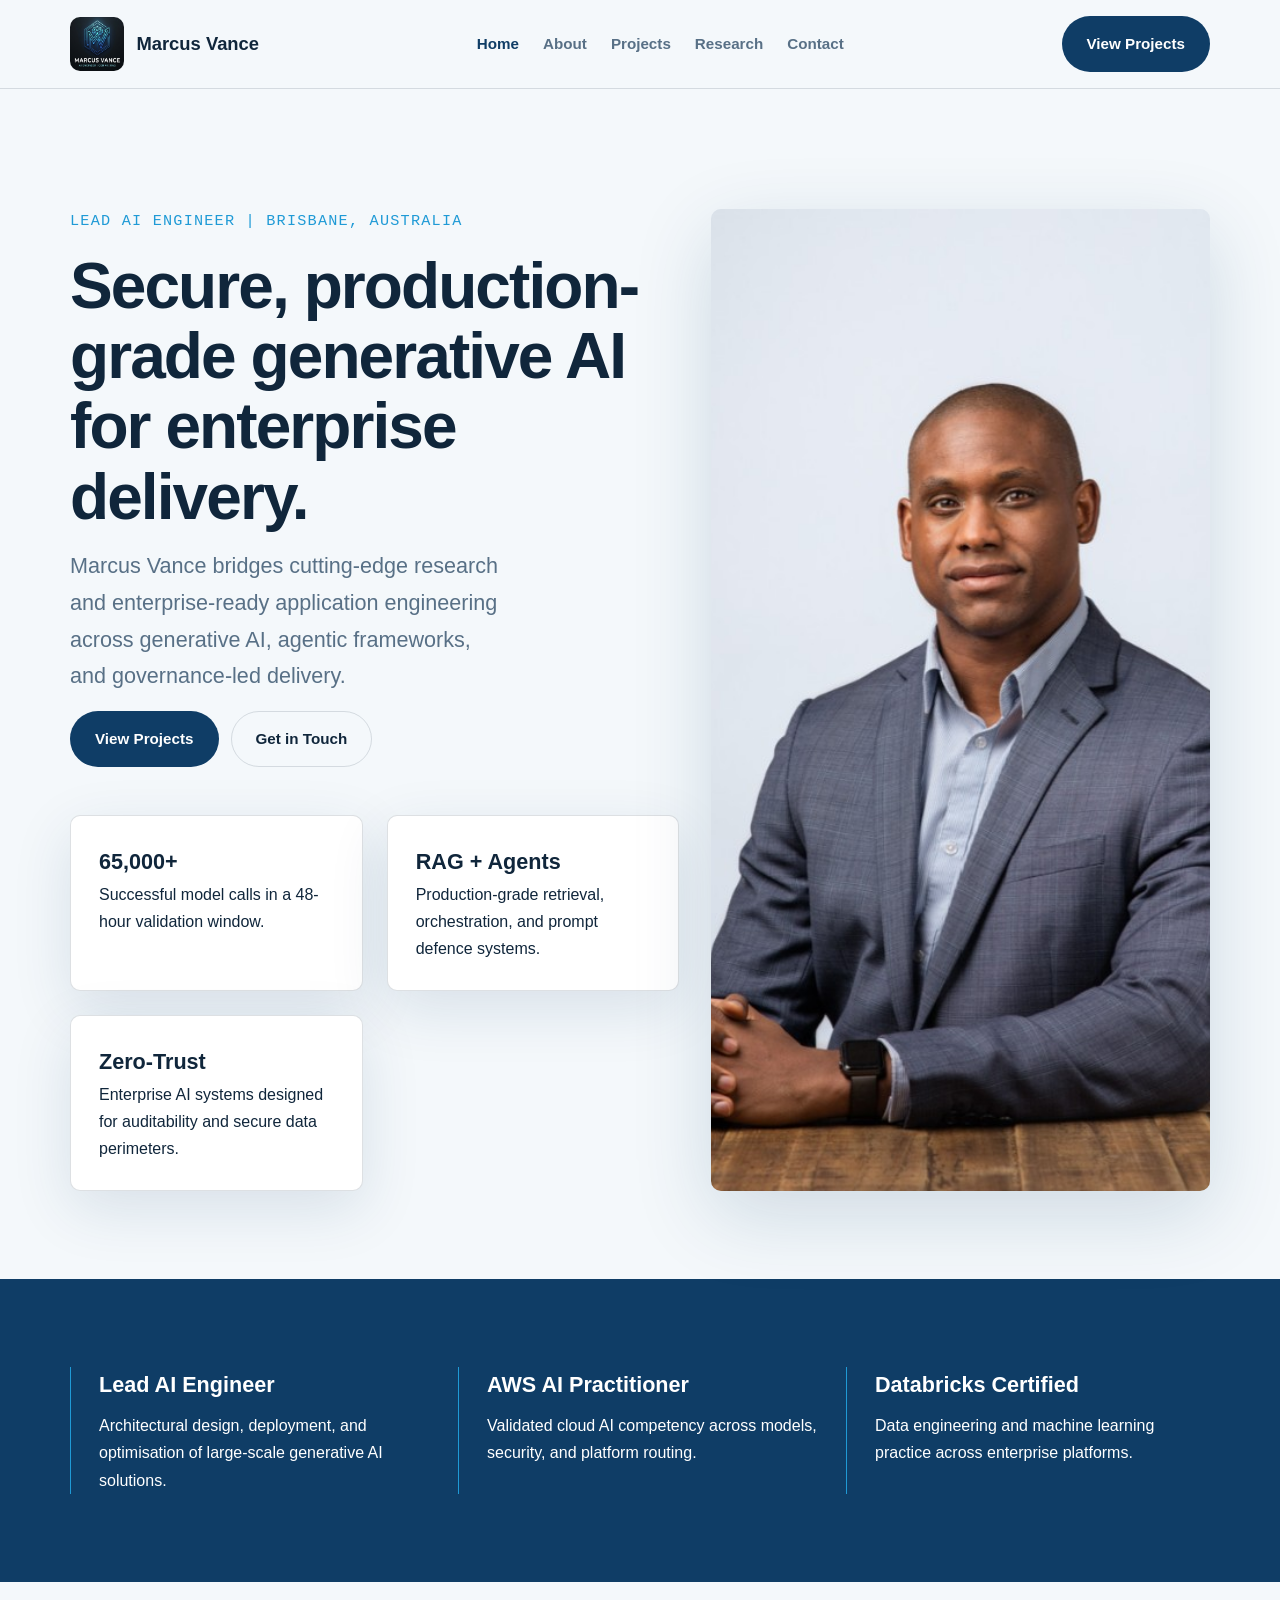
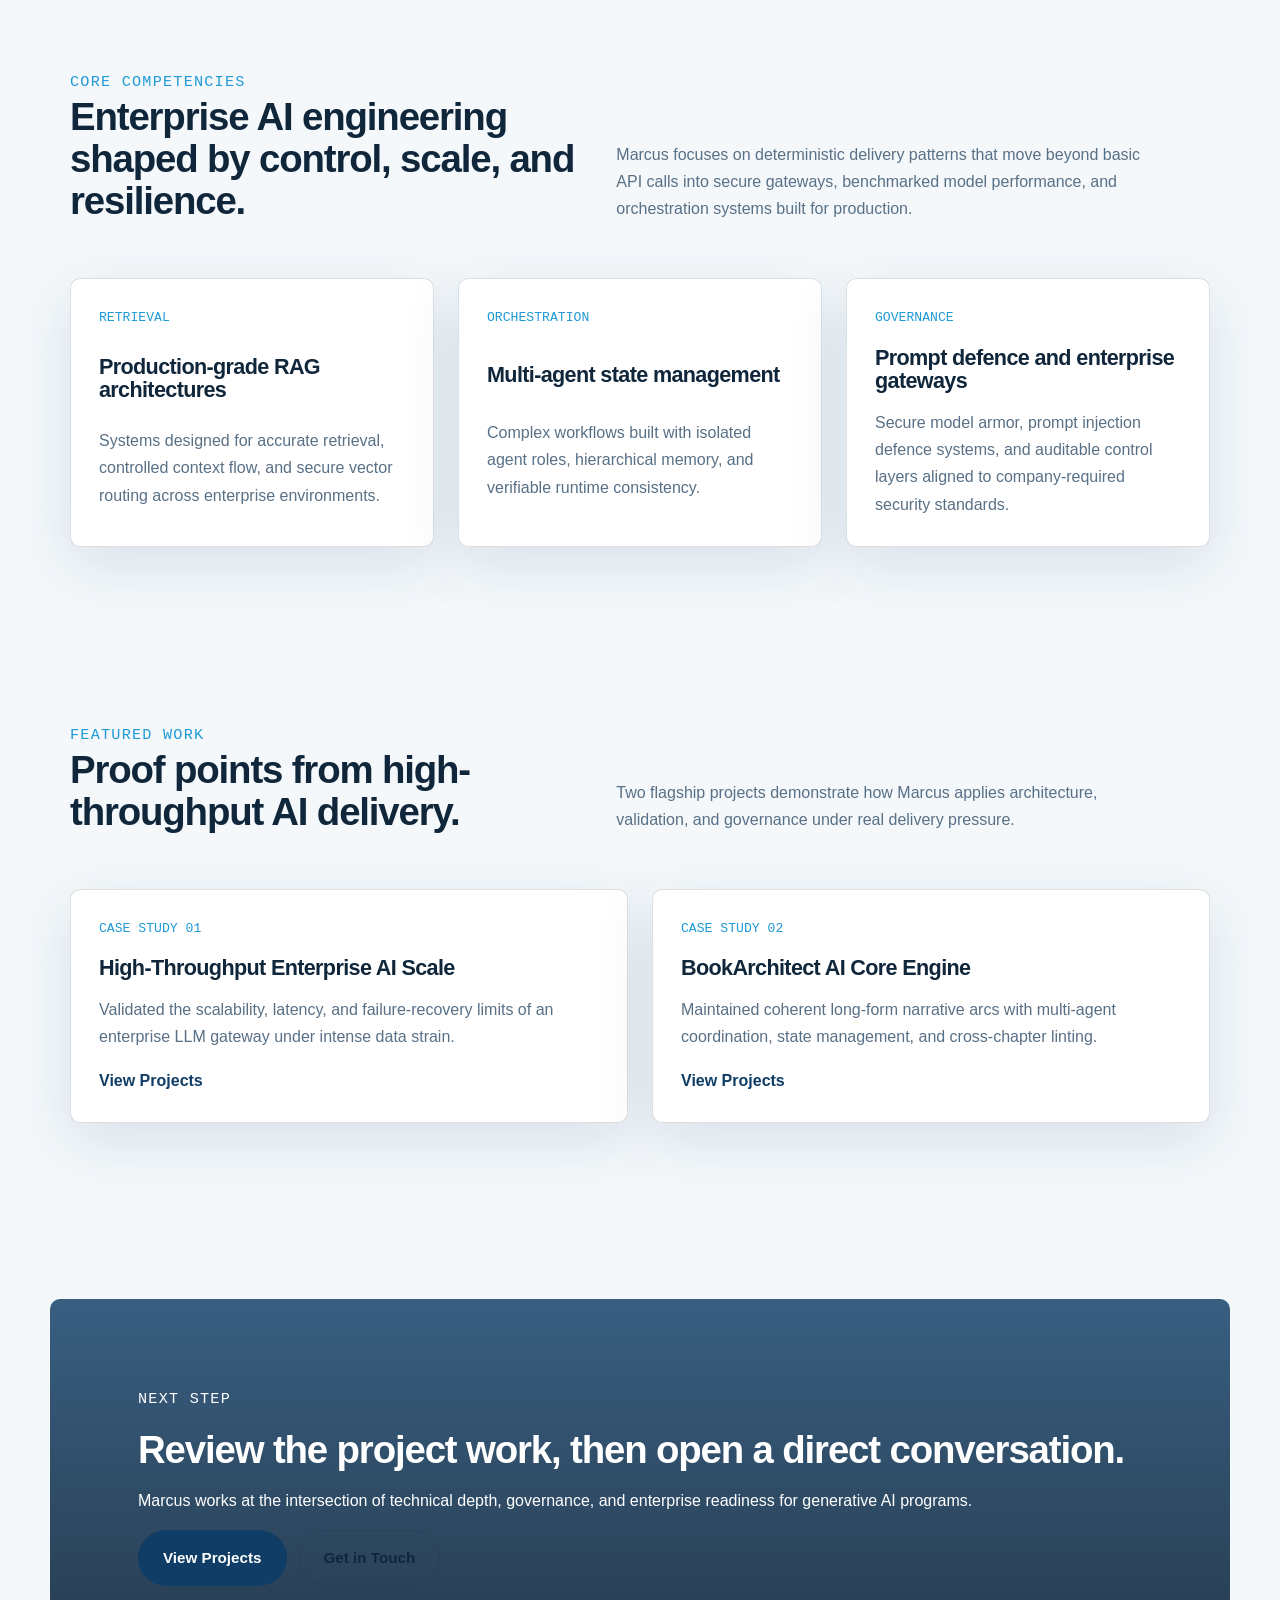
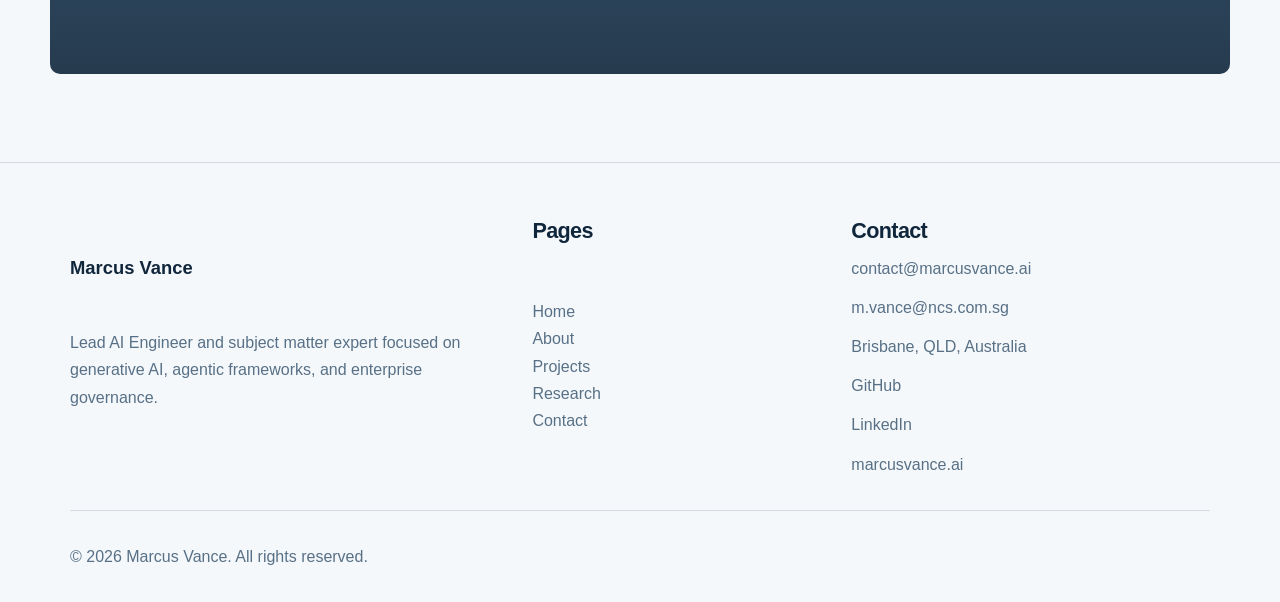
<file: example-bio-site/output/index.html>
<!DOCTYPE html>
<html lang="en">
<head>
	<meta charset="UTF-8" />
	<meta name="viewport" content="width=device-width, initial-scale=1.0" />
	<title>Marcus Vance | Lead AI Engineer - Marcus Vance</title>
	<meta name="description" content="Lead AI Engineer Marcus Vance delivers secure, enterprise-grade generative AI systems with strong governance and production engineering discipline." />
	<link rel="stylesheet" href="assets/css/main.css" />
</head>
<body>
	<header class="site-header" role="banner">
	<div class="container site-header__inner">
		<a href="index.html" class="site-logo" aria-label="Marcus Vance - Home">
			<img src="../knowledge-files/assets/images/website_logo.png" alt="Marcus Vance portfolio brand logo." loading="lazy" class="site-logo__image" />
			<span class="site-logo__text">Marcus Vance</span>
		</a>

		<nav class="site-nav site-nav--sticky" id="site-nav" aria-label="Primary navigation" data-nav>
			<ul class="nav-links" role="list">
				<li><a href="index.html" data-page="index">Home</a></li>
				<li><a href="about.html" data-page="about">About</a></li>
				<li><a href="projects.html" data-page="projects">Projects</a></li>
				<li><a href="research.html" data-page="research">Research</a></li>
				<li><a href="contact.html" data-page="contact">Contact</a></li>
			</ul>
		</nav>

		<a href="projects.html" class="btn btn--primary nav-cta">View Projects</a>

		<button class="nav-toggle" type="button" aria-expanded="false" aria-controls="site-nav" aria-label="Open navigation menu" data-nav-toggle>
			<span></span><span></span><span></span>
		</button>
	</div>
</header>

	<main>
		<section class="hero hero--split section-padding" id="home-hero">
			<div class="container">
				<div class="hero__copy" data-reveal>
					<p class="eyebrow">Lead AI Engineer | Brisbane, Australia</p>
					<h1>Secure, production-grade generative AI for enterprise delivery.</h1>
					<p class="hero__summary">Marcus Vance bridges cutting-edge research and enterprise-ready application engineering across generative AI, agentic frameworks, and governance-led delivery.</p>
					<div class="hero__actions">
						<a href="projects.html" class="btn btn--primary">View Projects</a>
						<a href="contact.html" class="btn btn--secondary">Get in Touch</a>
					</div>
					<div class="hero__stats">
						<div class="hero__stat">
							<strong>65,000+</strong>
							<span>Successful model calls in a 48-hour validation window.</span>
						</div>
						<div class="hero__stat">
							<strong>RAG + Agents</strong>
							<span>Production-grade retrieval, orchestration, and prompt defence systems.</span>
						</div>
						<div class="hero__stat">
							<strong>Zero-Trust</strong>
							<span>Enterprise AI systems designed for auditability and secure data perimeters.</span>
						</div>
					</div>
				</div>
				<div class="hero__media" data-reveal>
					<img src="../knowledge-files/assets/images/Screenshot 2026-06-25 083843.jpg" alt="Screenshot showing a project interface artifact from June 2026." />
				</div>
			</div>
		</section>

		<section class="section-stats section-padding" id="credentials">
			<div class="container">
				<div class="stat-card" data-reveal>
					<strong>Lead AI Engineer</strong>
					<span>Architectural design, deployment, and optimisation of large-scale generative AI solutions.</span>
				</div>
				<div class="stat-card" data-reveal>
					<strong>AWS AI Practitioner</strong>
					<span>Validated cloud AI competency across models, security, and platform routing.</span>
				</div>
				<div class="stat-card" data-reveal>
					<strong>Databricks Certified</strong>
					<span>Data engineering and machine learning practice across enterprise platforms.</span>
				</div>
			</div>
		</section>

		<section class="section-cards section-padding" id="expertise">
			<div class="container">
				<div class="section-heading" data-reveal>
					<div>
						<p class="eyebrow">Core Competencies</p>
						<h2>Enterprise AI engineering shaped by control, scale, and resilience.</h2>
					</div>
					<p>Marcus focuses on deterministic delivery patterns that move beyond basic API calls into secure gateways, benchmarked model performance, and orchestration systems built for production.</p>
				</div>
				<div class="section-cards__grid">
					<article class="card" data-reveal>
						<p class="card__meta">Retrieval</p>
						<h3 class="card__title">Production-grade RAG architectures</h3>
						<p>Systems designed for accurate retrieval, controlled context flow, and secure vector routing across enterprise environments.</p>
					</article>
					<article class="card" data-reveal>
						<p class="card__meta">Orchestration</p>
						<h3 class="card__title">Multi-agent state management</h3>
						<p>Complex workflows built with isolated agent roles, hierarchical memory, and verifiable runtime consistency.</p>
					</article>
					<article class="card" data-reveal>
						<p class="card__meta">Governance</p>
						<h3 class="card__title">Prompt defence and enterprise gateways</h3>
						<p>Secure model armor, prompt injection defence systems, and auditable control layers aligned to company-required security standards.</p>
					</article>
				</div>
			</div>
		</section>

		<section class="section-cards section-padding" id="featured-work">
			<div class="container">
				<div class="section-heading" data-reveal>
					<div>
						<p class="eyebrow">Featured Work</p>
						<h2>Proof points from high-throughput AI delivery.</h2>
					</div>
					<p>Two flagship projects demonstrate how Marcus applies architecture, validation, and governance under real delivery pressure.</p>
				</div>
				<div class="section-cards__grid">
					<article class="card" data-reveal>
						<p class="card__meta">Case Study 01</p>
						<h3 class="card__title">High-Throughput Enterprise AI Scale</h3>
						<p>Validated the scalability, latency, and failure-recovery limits of an enterprise LLM gateway under intense data strain.</p>
						<a href="projects.html" class="card-link">View Projects</a>
					</article>
					<article class="card" data-reveal>
						<p class="card__meta">Case Study 02</p>
						<h3 class="card__title">BookArchitect AI Core Engine</h3>
						<p>Maintained coherent long-form narrative arcs with multi-agent coordination, state management, and cross-chapter linting.</p>
						<a href="projects.html" class="card-link">View Projects</a>
					</article>
				</div>
			</div>
		</section>

		<section class="section-cta section-padding" id="home-cta">
			<div class="container" data-reveal>
				<p class="eyebrow">Next Step</p>
				<h2>Review the project work, then open a direct conversation.</h2>
				<p>Marcus works at the intersection of technical depth, governance, and enterprise readiness for generative AI programs.</p>
				<div class="hero__actions">
					<a href="projects.html" class="btn btn--primary">View Projects</a>
					<a href="contact.html" class="btn btn--secondary">Get in Touch</a>
				</div>
			</div>
		</section>
	</main>

	<footer class="site-footer site-footer--full" role="contentinfo">
	<div class="container">
		<div class="footer-grid">
			<div class="footer-brand">
				<a href="index.html" class="site-logo site-logo--footer">Marcus Vance</a>
				<p class="footer-brand__copy">Lead AI Engineer and subject matter expert focused on generative AI, agentic frameworks, and enterprise governance.</p>
			</div>

			<nav class="footer-nav" aria-label="Footer navigation">
				<h3 class="footer-nav__heading">Pages</h3>
				<ul role="list">
					<li><a href="index.html">Home</a></li>
					<li><a href="about.html">About</a></li>
					<li><a href="projects.html">Projects</a></li>
					<li><a href="research.html">Research</a></li>
					<li><a href="contact.html">Contact</a></li>
				</ul>
			</nav>

			<div class="footer-contact">
				<h3 class="footer-contact__heading">Contact</h3>
				<p><a href="mailto:contact@marcusvance.ai">contact@marcusvance.ai</a></p>
				<p><a href="mailto:m.vance@ncs.com.sg">m.vance@ncs.com.sg</a></p>
				<p>Brisbane, QLD, Australia</p>
				<p><a href="https://github.com/marcusvance-ai" target="_blank" rel="noopener noreferrer">GitHub</a></p>
				<p><a href="https://linkedin.com/in/marcusvance" target="_blank" rel="noopener noreferrer">LinkedIn</a></p>
				<p><a href="https://marcusvance.ai" target="_blank" rel="noopener noreferrer">marcusvance.ai</a></p>
			</div>
		</div>

		<div class="footer-bottom">
			<p class="footer-copyright">&copy; <span data-year></span> Marcus Vance. All rights reserved.</p>
		</div>
	</div>
</footer>

	<script src="assets/js/main.js" defer></script>
</body>
</html>
</file>
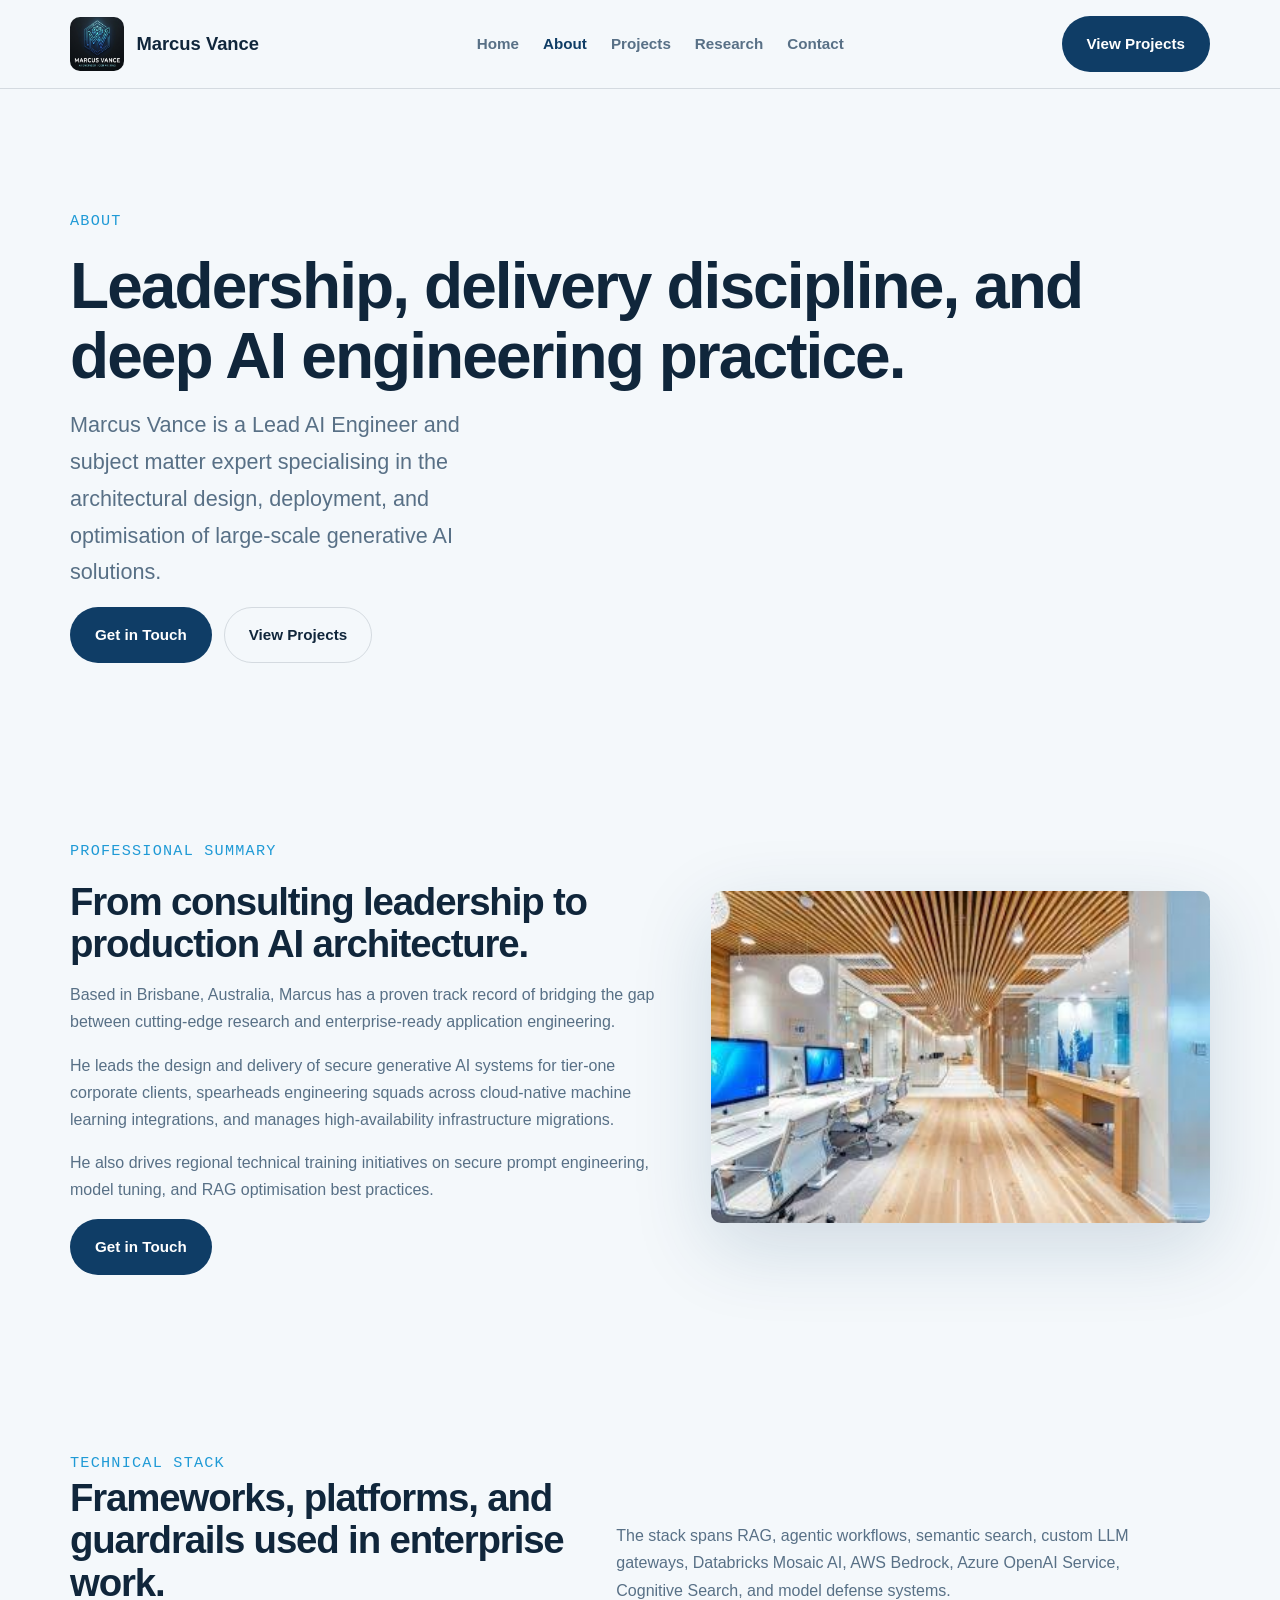
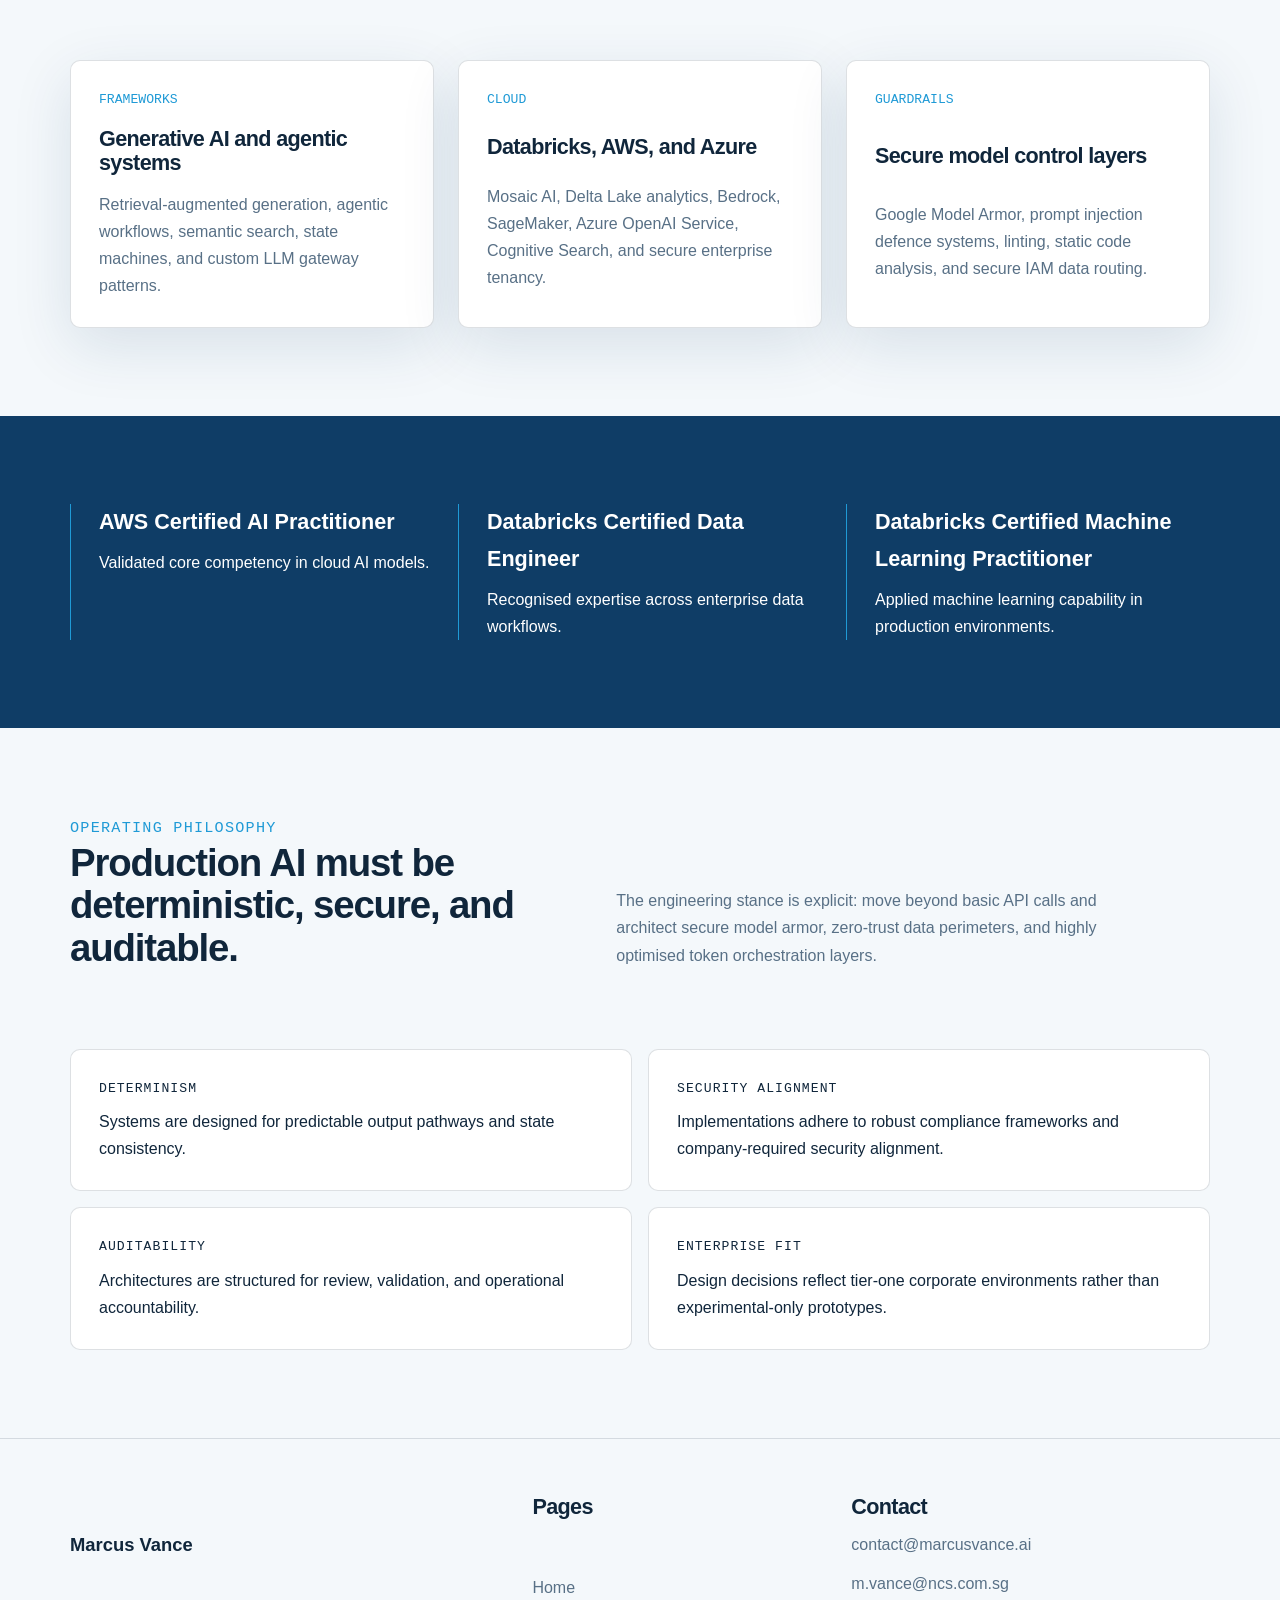
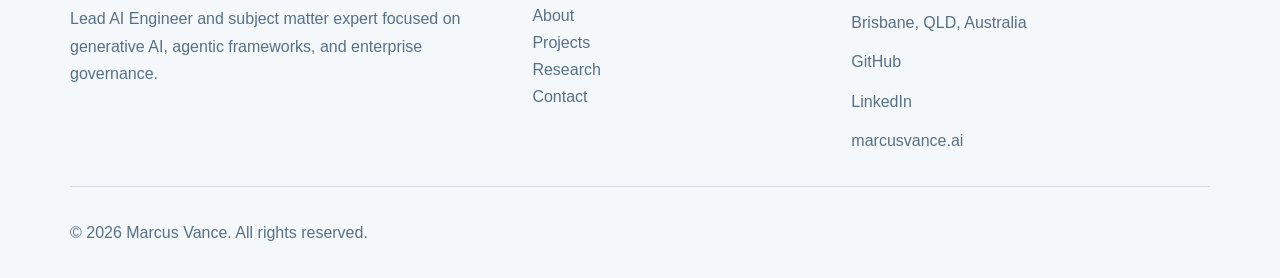
<file: example-bio-site/output/about.html>
<!DOCTYPE html>
<html lang="en">
<head>
	<meta charset="UTF-8" />
	<meta name="viewport" content="width=device-width, initial-scale=1.0" />
	<title>About Marcus Vance - Marcus Vance</title>
	<meta name="description" content="Learn about Marcus Vance, his enterprise AI leadership background, technical stack, certifications, and operating philosophy." />
	<link rel="stylesheet" href="assets/css/main.css" />
</head>
<body>
	<header class="site-header" role="banner">
	<div class="container site-header__inner">
		<a href="index.html" class="site-logo" aria-label="Marcus Vance - Home">
			<img src="../knowledge-files/assets/images/website_logo.png" alt="Marcus Vance portfolio brand logo." loading="lazy" class="site-logo__image" />
			<span class="site-logo__text">Marcus Vance</span>
		</a>

		<nav class="site-nav site-nav--sticky" id="site-nav" aria-label="Primary navigation" data-nav>
			<ul class="nav-links" role="list">
				<li><a href="index.html" data-page="index">Home</a></li>
				<li><a href="about.html" data-page="about">About</a></li>
				<li><a href="projects.html" data-page="projects">Projects</a></li>
				<li><a href="research.html" data-page="research">Research</a></li>
				<li><a href="contact.html" data-page="contact">Contact</a></li>
			</ul>
		</nav>

		<a href="projects.html" class="btn btn--primary nav-cta">View Projects</a>

		<button class="nav-toggle" type="button" aria-expanded="false" aria-controls="site-nav" aria-label="Open navigation menu" data-nav-toggle>
			<span></span><span></span><span></span>
		</button>
	</div>
</header>

	<main>
		<section class="hero hero--minimal section-padding" id="about-hero">
			<div class="container">
				<div class="hero__copy" data-reveal>
					<p class="eyebrow">About</p>
					<h1>Leadership, delivery discipline, and deep AI engineering practice.</h1>
					<p class="hero__summary">Marcus Vance is a Lead AI Engineer and subject matter expert specialising in the architectural design, deployment, and optimisation of large-scale generative AI solutions.</p>
					<div class="hero__actions">
						<a href="contact.html" class="btn btn--primary">Get in Touch</a>
						<a href="projects.html" class="btn btn--secondary">View Projects</a>
					</div>
				</div>
			</div>
		</section>

		<section class="section-split section-padding" id="leadership-story">
			<div class="container">
				<div class="section-split__copy" data-reveal>
					<p class="eyebrow">Professional Summary</p>
					<h2>From consulting leadership to production AI architecture.</h2>
					<p>Based in Brisbane, Australia, Marcus has a proven track record of bridging the gap between cutting-edge research and enterprise-ready application engineering.</p>
					<p>He leads the design and delivery of secure generative AI systems for tier-one corporate clients, spearheads engineering squads across cloud-native machine learning integrations, and manages high-availability infrastructure migrations.</p>
					<p>He also drives regional technical training initiatives on secure prompt engineering, model tuning, and RAG optimisation best practices.</p>
					<div class="hero__actions">
						<a href="contact.html" class="btn btn--primary">Get in Touch</a>
					</div>
				</div>
				<figure class="section-split__media" data-reveal>
					<img src="../knowledge-files/assets/images/images.jpg" alt="Technical themed supporting image from portfolio assets." loading="lazy" />
				</figure>
			</div>
		</section>

		<section class="section-cards section-padding" id="stack-platforms">
			<div class="container">
				<div class="section-heading" data-reveal>
					<div>
						<p class="eyebrow">Technical Stack</p>
						<h2>Frameworks, platforms, and guardrails used in enterprise work.</h2>
					</div>
					<p>The stack spans RAG, agentic workflows, semantic search, custom LLM gateways, Databricks Mosaic AI, AWS Bedrock, Azure OpenAI Service, Cognitive Search, and model defense systems.</p>
				</div>
				<div class="section-cards__grid">
					<article class="card" data-reveal>
						<p class="card__meta">Frameworks</p>
						<h3 class="card__title">Generative AI and agentic systems</h3>
						<p>Retrieval-augmented generation, agentic workflows, semantic search, state machines, and custom LLM gateway patterns.</p>
					</article>
					<article class="card" data-reveal>
						<p class="card__meta">Cloud</p>
						<h3 class="card__title">Databricks, AWS, and Azure</h3>
						<p>Mosaic AI, Delta Lake analytics, Bedrock, SageMaker, Azure OpenAI Service, Cognitive Search, and secure enterprise tenancy.</p>
					</article>
					<article class="card" data-reveal>
						<p class="card__meta">Guardrails</p>
						<h3 class="card__title">Secure model control layers</h3>
						<p>Google Model Armor, prompt injection defence systems, linting, static code analysis, and secure IAM data routing.</p>
					</article>
				</div>
			</div>
		</section>

		<section class="section-stats section-padding" id="certifications">
			<div class="container">
				<div class="stat-card" data-reveal>
					<strong>AWS Certified AI Practitioner</strong>
					<span>Validated core competency in cloud AI models.</span>
				</div>
				<div class="stat-card" data-reveal>
					<strong>Databricks Certified Data Engineer</strong>
					<span>Recognised expertise across enterprise data workflows.</span>
				</div>
				<div class="stat-card" data-reveal>
					<strong>Databricks Certified Machine Learning Practitioner</strong>
					<span>Applied machine learning capability in production environments.</span>
				</div>
			</div>
		</section>

		<section class="section-list section-padding" id="operating-philosophy">
			<div class="container">
				<div class="section-heading" data-reveal>
					<div>
						<p class="eyebrow">Operating Philosophy</p>
						<h2>Production AI must be deterministic, secure, and auditable.</h2>
					</div>
					<p>The engineering stance is explicit: move beyond basic API calls and architect secure model armor, zero-trust data perimeters, and highly optimised token orchestration layers.</p>
				</div>
				<dl class="detail-list">
					<div class="detail-list__item" data-reveal>
						<dt>Determinism</dt>
						<dd>Systems are designed for predictable output pathways and state consistency.</dd>
					</div>
					<div class="detail-list__item" data-reveal>
						<dt>Security Alignment</dt>
						<dd>Implementations adhere to robust compliance frameworks and company-required security alignment.</dd>
					</div>
					<div class="detail-list__item" data-reveal>
						<dt>Auditability</dt>
						<dd>Architectures are structured for review, validation, and operational accountability.</dd>
					</div>
					<div class="detail-list__item" data-reveal>
						<dt>Enterprise Fit</dt>
						<dd>Design decisions reflect tier-one corporate environments rather than experimental-only prototypes.</dd>
					</div>
				</dl>
			</div>
		</section>
	</main>

	<footer class="site-footer site-footer--full" role="contentinfo">
	<div class="container">
		<div class="footer-grid">
			<div class="footer-brand">
				<a href="index.html" class="site-logo site-logo--footer">Marcus Vance</a>
				<p class="footer-brand__copy">Lead AI Engineer and subject matter expert focused on generative AI, agentic frameworks, and enterprise governance.</p>
			</div>

			<nav class="footer-nav" aria-label="Footer navigation">
				<h3 class="footer-nav__heading">Pages</h3>
				<ul role="list">
					<li><a href="index.html">Home</a></li>
					<li><a href="about.html">About</a></li>
					<li><a href="projects.html">Projects</a></li>
					<li><a href="research.html">Research</a></li>
					<li><a href="contact.html">Contact</a></li>
				</ul>
			</nav>

			<div class="footer-contact">
				<h3 class="footer-contact__heading">Contact</h3>
				<p><a href="mailto:contact@marcusvance.ai">contact@marcusvance.ai</a></p>
				<p><a href="mailto:m.vance@ncs.com.sg">m.vance@ncs.com.sg</a></p>
				<p>Brisbane, QLD, Australia</p>
				<p><a href="https://github.com/marcusvance-ai" target="_blank" rel="noopener noreferrer">GitHub</a></p>
				<p><a href="https://linkedin.com/in/marcusvance" target="_blank" rel="noopener noreferrer">LinkedIn</a></p>
				<p><a href="https://marcusvance.ai" target="_blank" rel="noopener noreferrer">marcusvance.ai</a></p>
			</div>
		</div>

		<div class="footer-bottom">
			<p class="footer-copyright">&copy; <span data-year></span> Marcus Vance. All rights reserved.</p>
		</div>
	</div>
</footer>

	<script src="assets/js/main.js" defer></script>
</body>
</html>
</file>
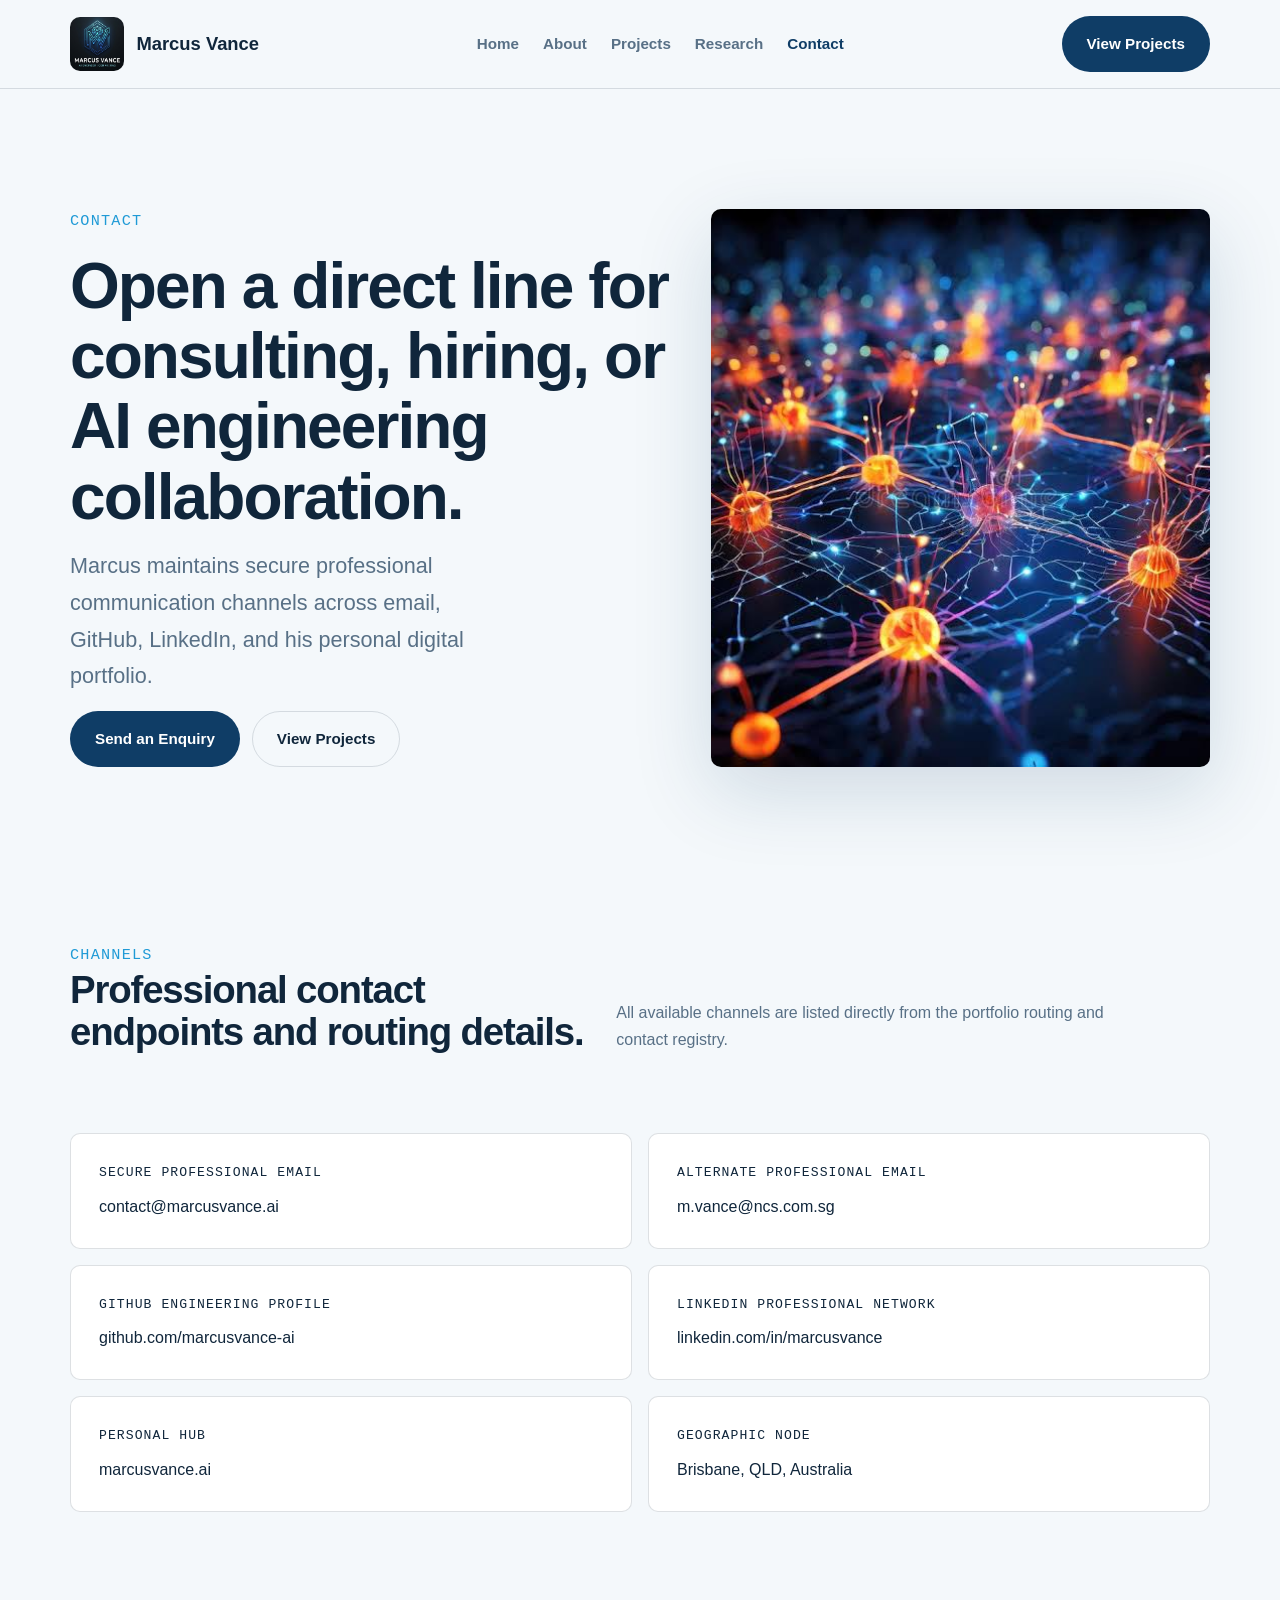
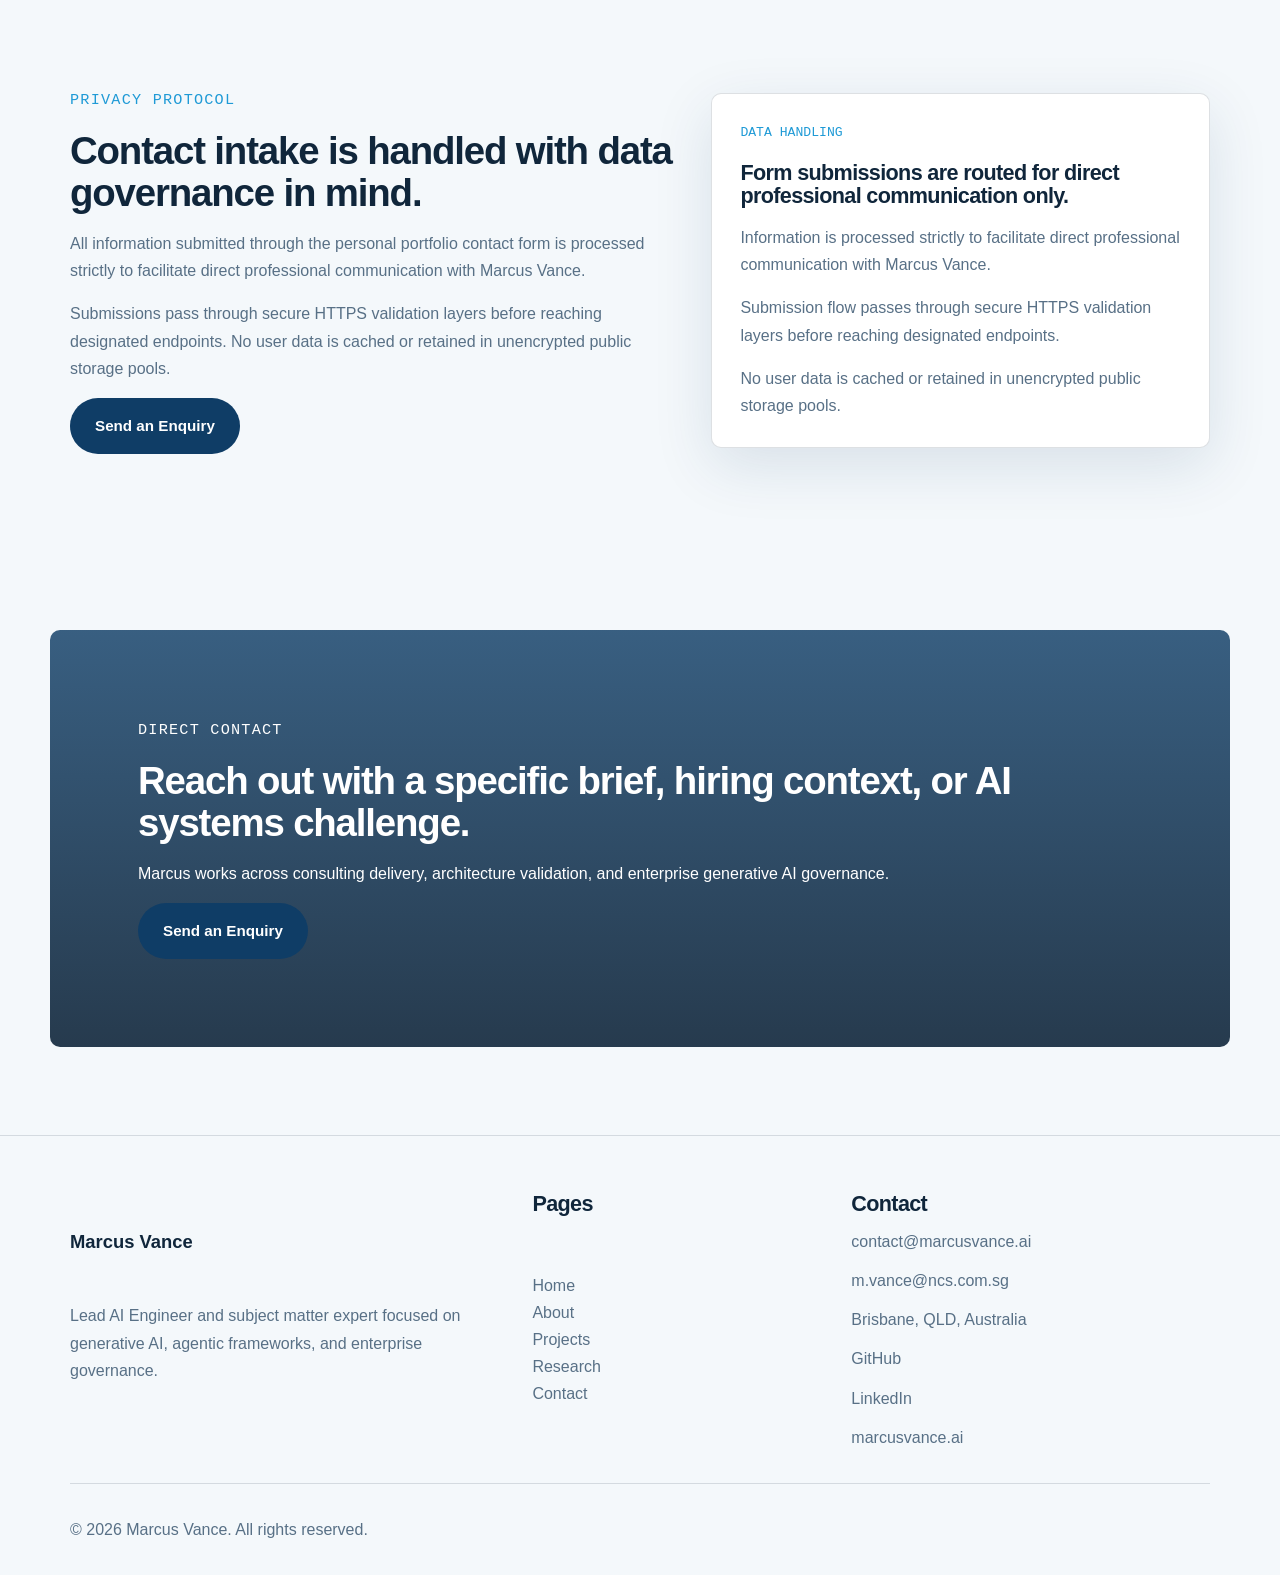
<file: example-bio-site/output/contact.html>
<!DOCTYPE html>
<html lang="en">
<head>
	<meta charset="UTF-8" />
	<meta name="viewport" content="width=device-width, initial-scale=1.0" />
	<title>Contact Marcus Vance - Marcus Vance</title>
	<meta name="description" content="Contact Marcus Vance through email, GitHub, LinkedIn, or his portfolio hub for consulting, hiring, or AI engineering collaboration." />
	<link rel="stylesheet" href="assets/css/main.css" />
</head>
<body>
	<header class="site-header" role="banner">
	<div class="container site-header__inner">
		<a href="index.html" class="site-logo" aria-label="Marcus Vance - Home">
			<img src="../knowledge-files/assets/images/website_logo.png" alt="Marcus Vance portfolio brand logo." loading="lazy" class="site-logo__image" />
			<span class="site-logo__text">Marcus Vance</span>
		</a>

		<nav class="site-nav site-nav--sticky" id="site-nav" aria-label="Primary navigation" data-nav>
			<ul class="nav-links" role="list">
				<li><a href="index.html" data-page="index">Home</a></li>
				<li><a href="about.html" data-page="about">About</a></li>
				<li><a href="projects.html" data-page="projects">Projects</a></li>
				<li><a href="research.html" data-page="research">Research</a></li>
				<li><a href="contact.html" data-page="contact">Contact</a></li>
			</ul>
		</nav>

		<a href="projects.html" class="btn btn--primary nav-cta">View Projects</a>

		<button class="nav-toggle" type="button" aria-expanded="false" aria-controls="site-nav" aria-label="Open navigation menu" data-nav-toggle>
			<span></span><span></span><span></span>
		</button>
	</div>
</header>

	<main>
		<section class="hero hero--split section-padding" id="contact-hero">
			<div class="container">
				<div class="hero__copy" data-reveal>
					<p class="eyebrow">Contact</p>
					<h1>Open a direct line for consulting, hiring, or AI engineering collaboration.</h1>
					<p class="hero__summary">Marcus maintains secure professional communication channels across email, GitHub, LinkedIn, and his personal digital portfolio.</p>
					<div class="hero__actions">
						<a href="mailto:contact@marcusvance.ai" class="btn btn--primary">Send an Enquiry</a>
						<a href="projects.html" class="btn btn--secondary">View Projects</a>
					</div>
				</div>
				<div class="hero__media" data-reveal>
					<img src="../knowledge-files/assets/images/images (1).jpg" alt="Supporting visual from Marcus Vance portfolio image library." />
				</div>
			</div>
		</section>

		<section class="section-list section-padding" id="contact-channels">
			<div class="container">
				<div class="section-heading" data-reveal>
					<div>
						<p class="eyebrow">Channels</p>
						<h2>Professional contact endpoints and routing details.</h2>
					</div>
					<p>All available channels are listed directly from the portfolio routing and contact registry.</p>
				</div>
				<dl class="detail-list">
					<div class="detail-list__item" data-reveal>
						<dt>Secure Professional Email</dt>
						<dd><a href="mailto:contact@marcusvance.ai">contact@marcusvance.ai</a></dd>
					</div>
					<div class="detail-list__item" data-reveal>
						<dt>Alternate Professional Email</dt>
						<dd><a href="mailto:m.vance@ncs.com.sg">m.vance@ncs.com.sg</a></dd>
					</div>
					<div class="detail-list__item" data-reveal>
						<dt>GitHub Engineering Profile</dt>
						<dd><a href="https://github.com/marcusvance-ai" target="_blank" rel="noopener noreferrer">github.com/marcusvance-ai</a></dd>
					</div>
					<div class="detail-list__item" data-reveal>
						<dt>LinkedIn Professional Network</dt>
						<dd><a href="https://linkedin.com/in/marcusvance" target="_blank" rel="noopener noreferrer">linkedin.com/in/marcusvance</a></dd>
					</div>
					<div class="detail-list__item" data-reveal>
						<dt>Personal Hub</dt>
						<dd><a href="https://marcusvance.ai" target="_blank" rel="noopener noreferrer">marcusvance.ai</a></dd>
					</div>
					<div class="detail-list__item" data-reveal>
						<dt>Geographic Node</dt>
						<dd>Brisbane, QLD, Australia</dd>
					</div>
				</dl>
			</div>
		</section>

		<section class="section-split section-padding" id="privacy-protocol">
			<div class="container">
				<div class="section-split__copy" data-reveal>
					<p class="eyebrow">Privacy Protocol</p>
					<h2>Contact intake is handled with data governance in mind.</h2>
					<p>All information submitted through the personal portfolio contact form is processed strictly to facilitate direct professional communication with Marcus Vance.</p>
					<p>Submissions pass through secure HTTPS validation layers before reaching designated endpoints. No user data is cached or retained in unencrypted public storage pools.</p>
					<div class="hero__actions">
						<a href="mailto:contact@marcusvance.ai" class="btn btn--primary">Send an Enquiry</a>
					</div>
				</div>
				<div class="card" data-reveal>
					<p class="card__meta">Data Handling</p>
					<h3 class="card__title">Form submissions are routed for direct professional communication only.</h3>
					<p>Information is processed strictly to facilitate direct professional communication with Marcus Vance.</p>
					<p>Submission flow passes through secure HTTPS validation layers before reaching designated endpoints.</p>
					<p>No user data is cached or retained in unencrypted public storage pools.</p>
				</div>
			</div>
		</section>

		<section class="section-cta section-padding" id="contact-cta">
			<div class="container" data-reveal>
				<p class="eyebrow">Direct Contact</p>
				<h2>Reach out with a specific brief, hiring context, or AI systems challenge.</h2>
				<p>Marcus works across consulting delivery, architecture validation, and enterprise generative AI governance.</p>
				<div class="hero__actions">
					<a href="mailto:contact@marcusvance.ai" class="btn btn--primary">Send an Enquiry</a>
				</div>
			</div>
		</section>
	</main>

	<footer class="site-footer site-footer--full" role="contentinfo">
	<div class="container">
		<div class="footer-grid">
			<div class="footer-brand">
				<a href="index.html" class="site-logo site-logo--footer">Marcus Vance</a>
				<p class="footer-brand__copy">Lead AI Engineer and subject matter expert focused on generative AI, agentic frameworks, and enterprise governance.</p>
			</div>

			<nav class="footer-nav" aria-label="Footer navigation">
				<h3 class="footer-nav__heading">Pages</h3>
				<ul role="list">
					<li><a href="index.html">Home</a></li>
					<li><a href="about.html">About</a></li>
					<li><a href="projects.html">Projects</a></li>
					<li><a href="research.html">Research</a></li>
					<li><a href="contact.html">Contact</a></li>
				</ul>
			</nav>

			<div class="footer-contact">
				<h3 class="footer-contact__heading">Contact</h3>
				<p><a href="mailto:contact@marcusvance.ai">contact@marcusvance.ai</a></p>
				<p><a href="mailto:m.vance@ncs.com.sg">m.vance@ncs.com.sg</a></p>
				<p>Brisbane, QLD, Australia</p>
				<p><a href="https://github.com/marcusvance-ai" target="_blank" rel="noopener noreferrer">GitHub</a></p>
				<p><a href="https://linkedin.com/in/marcusvance" target="_blank" rel="noopener noreferrer">LinkedIn</a></p>
				<p><a href="https://marcusvance.ai" target="_blank" rel="noopener noreferrer">marcusvance.ai</a></p>
			</div>
		</div>

		<div class="footer-bottom">
			<p class="footer-copyright">&copy; <span data-year></span> Marcus Vance. All rights reserved.</p>
		</div>
	</div>
</footer>

	<script src="assets/js/main.js" defer></script>
</body>
</html>
</file>
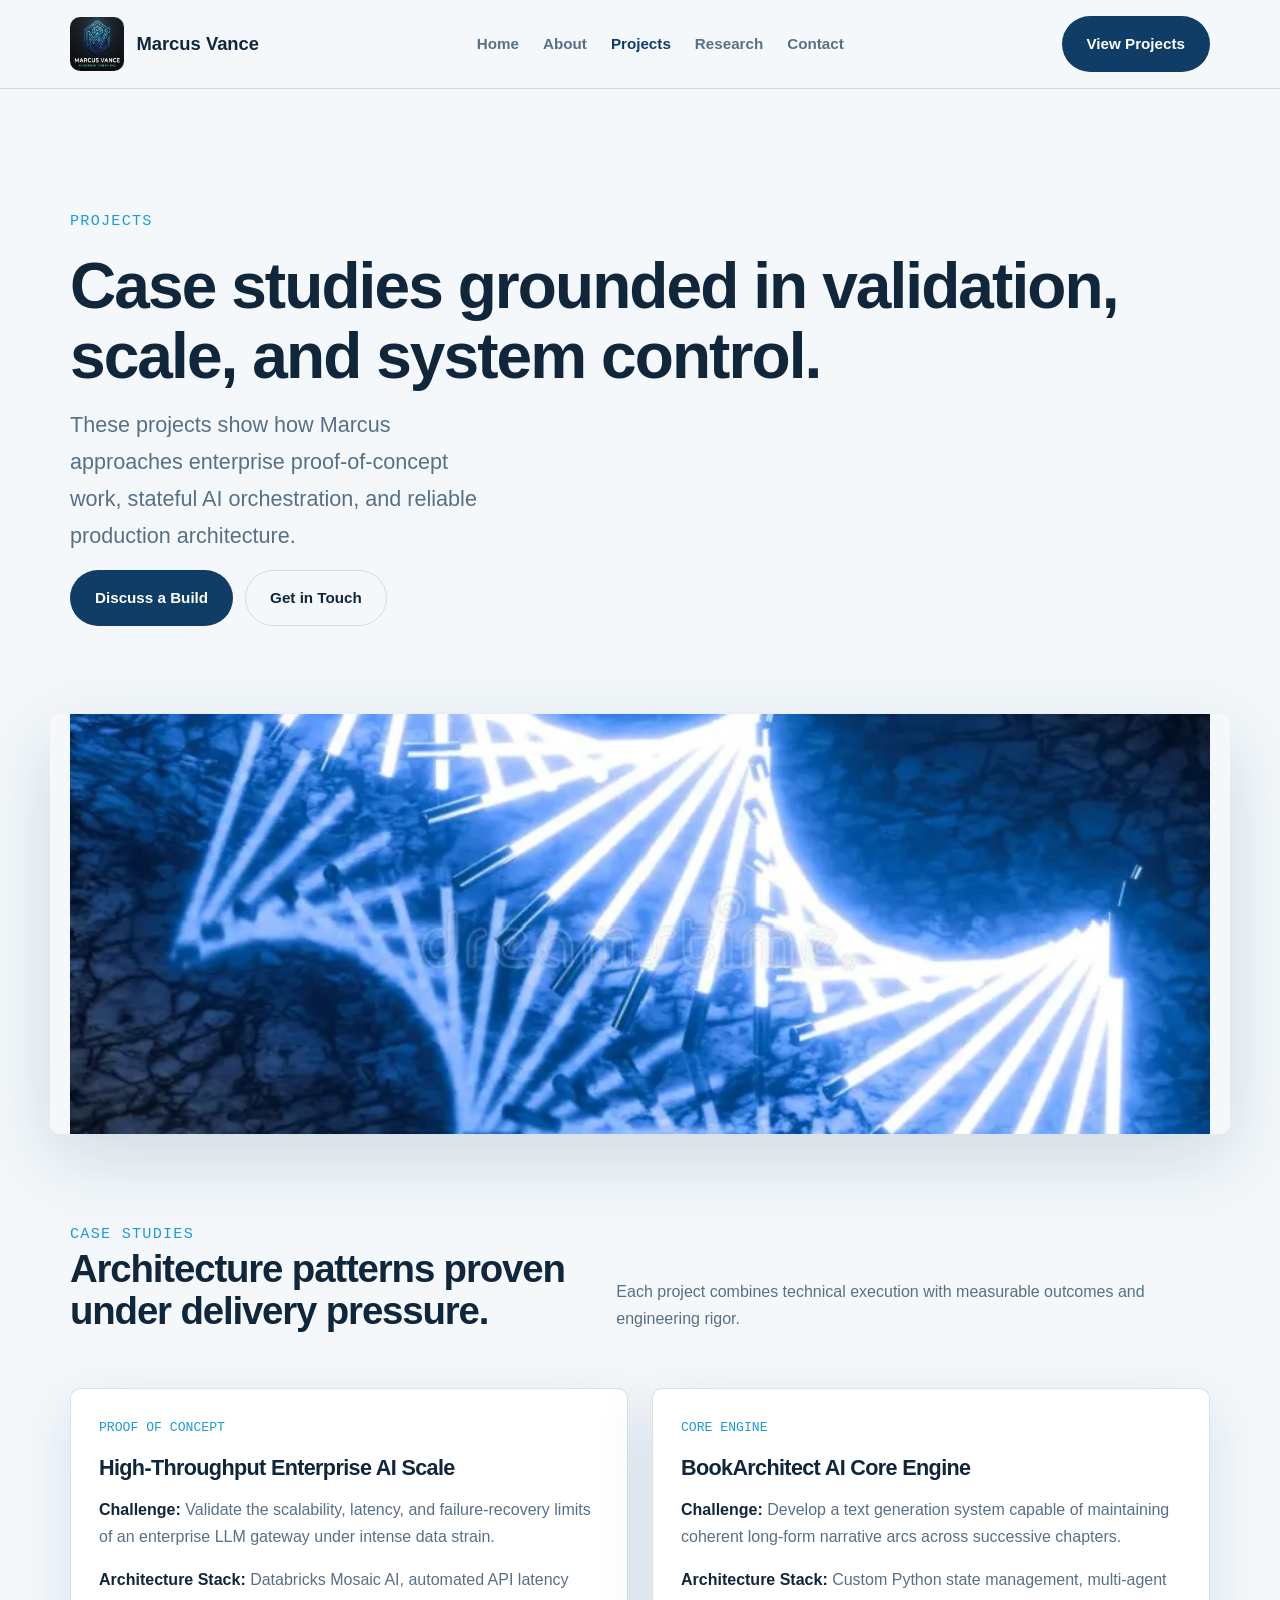
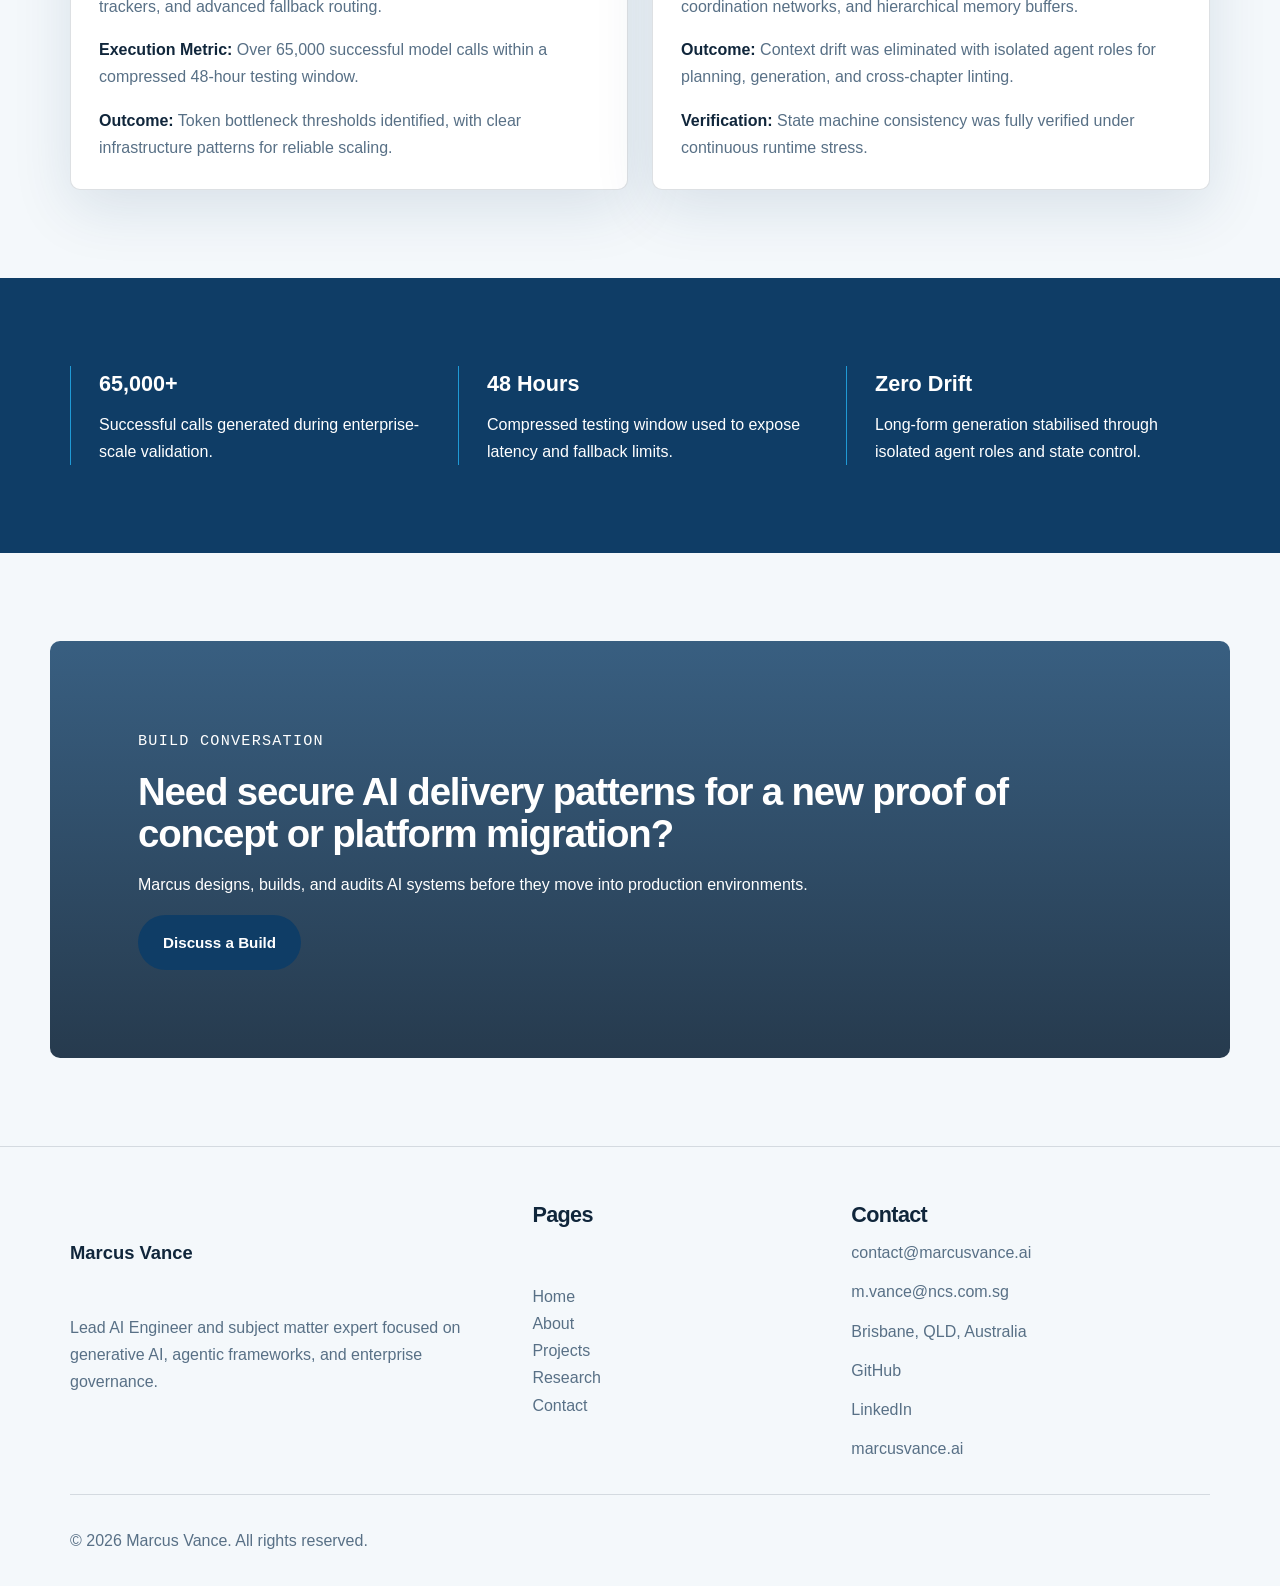
<file: example-bio-site/output/projects.html>
<!DOCTYPE html>
<html lang="en">
<head>
	<meta charset="UTF-8" />
	<meta name="viewport" content="width=device-width, initial-scale=1.0" />
	<title>AI Projects and Case Studies - Marcus Vance</title>
	<meta name="description" content="Review Marcus Vance case studies covering high-throughput enterprise AI validation and multi-agent long-form generation systems." />
	<link rel="stylesheet" href="assets/css/main.css" />
</head>
<body>
	<header class="site-header" role="banner">
	<div class="container site-header__inner">
		<a href="index.html" class="site-logo" aria-label="Marcus Vance - Home">
			<img src="../knowledge-files/assets/images/website_logo.png" alt="Marcus Vance portfolio brand logo." loading="lazy" class="site-logo__image" />
			<span class="site-logo__text">Marcus Vance</span>
		</a>

		<nav class="site-nav site-nav--sticky" id="site-nav" aria-label="Primary navigation" data-nav>
			<ul class="nav-links" role="list">
				<li><a href="index.html" data-page="index">Home</a></li>
				<li><a href="about.html" data-page="about">About</a></li>
				<li><a href="projects.html" data-page="projects">Projects</a></li>
				<li><a href="research.html" data-page="research">Research</a></li>
				<li><a href="contact.html" data-page="contact">Contact</a></li>
			</ul>
		</nav>

		<a href="projects.html" class="btn btn--primary nav-cta">View Projects</a>

		<button class="nav-toggle" type="button" aria-expanded="false" aria-controls="site-nav" aria-label="Open navigation menu" data-nav-toggle>
			<span></span><span></span><span></span>
		</button>
	</div>
</header>

	<main>
		<section class="hero hero--minimal section-padding" id="projects-hero">
			<div class="container">
				<div class="hero__copy" data-reveal>
					<p class="eyebrow">Projects</p>
					<h1>Case studies grounded in validation, scale, and system control.</h1>
					<p class="hero__summary">These projects show how Marcus approaches enterprise proof-of-concept work, stateful AI orchestration, and reliable production architecture.</p>
					<div class="hero__actions">
						<a href="contact.html" class="btn btn--primary">Discuss a Build</a>
						<a href="contact.html" class="btn btn--secondary">Get in Touch</a>
					</div>
				</div>
			</div>
		</section>

		<section class="section-image-break section-padding" id="projects-visual">
			<div class="container" data-reveal>
				<img src="../knowledge-files/assets/images/Screenshot 2026-06-25 084247.jpg" alt="Screenshot of an engineering workflow artifact from June 2026." loading="lazy" />
			</div>
		</section>

		<section class="section-cards section-padding" id="case-studies">
			<div class="container">
				<div class="section-heading" data-reveal>
					<div>
						<p class="eyebrow">Case Studies</p>
						<h2>Architecture patterns proven under delivery pressure.</h2>
					</div>
					<p>Each project combines technical execution with measurable outcomes and engineering rigor.</p>
				</div>
				<div class="section-cards__grid">
					<article class="card" data-reveal>
						<p class="card__meta">Proof of Concept</p>
						<h3 class="card__title">High-Throughput Enterprise AI Scale</h3>
						<p><strong>Challenge:</strong> Validate the scalability, latency, and failure-recovery limits of an enterprise LLM gateway under intense data strain.</p>
						<p><strong>Architecture Stack:</strong> Databricks Mosaic AI, automated API latency trackers, and advanced fallback routing.</p>
						<p><strong>Execution Metric:</strong> Over 65,000 successful model calls within a compressed 48-hour testing window.</p>
						<p><strong>Outcome:</strong> Token bottleneck thresholds identified, with clear infrastructure patterns for reliable scaling.</p>
					</article>
					<article class="card" data-reveal>
						<p class="card__meta">Core Engine</p>
						<h3 class="card__title">BookArchitect AI Core Engine</h3>
						<p><strong>Challenge:</strong> Develop a text generation system capable of maintaining coherent long-form narrative arcs across successive chapters.</p>
						<p><strong>Architecture Stack:</strong> Custom Python state management, multi-agent coordination networks, and hierarchical memory buffers.</p>
						<p><strong>Outcome:</strong> Context drift was eliminated with isolated agent roles for planning, generation, and cross-chapter linting.</p>
						<p><strong>Verification:</strong> State machine consistency was fully verified under continuous runtime stress.</p>
					</article>
				</div>
			</div>
		</section>

		<section class="section-stats section-padding" id="project-outcomes">
			<div class="container">
				<div class="stat-card" data-reveal>
					<strong>65,000+</strong>
					<span>Successful calls generated during enterprise-scale validation.</span>
				</div>
				<div class="stat-card" data-reveal>
					<strong>48 Hours</strong>
					<span>Compressed testing window used to expose latency and fallback limits.</span>
				</div>
				<div class="stat-card" data-reveal>
					<strong>Zero Drift</strong>
					<span>Long-form generation stabilised through isolated agent roles and state control.</span>
				</div>
			</div>
		</section>

		<section class="section-cta section-padding" id="projects-cta">
			<div class="container" data-reveal>
				<p class="eyebrow">Build Conversation</p>
				<h2>Need secure AI delivery patterns for a new proof of concept or platform migration?</h2>
				<p>Marcus designs, builds, and audits AI systems before they move into production environments.</p>
				<div class="hero__actions">
					<a href="contact.html" class="btn btn--primary">Discuss a Build</a>
				</div>
			</div>
		</section>
	</main>

	<footer class="site-footer site-footer--full" role="contentinfo">
	<div class="container">
		<div class="footer-grid">
			<div class="footer-brand">
				<a href="index.html" class="site-logo site-logo--footer">Marcus Vance</a>
				<p class="footer-brand__copy">Lead AI Engineer and subject matter expert focused on generative AI, agentic frameworks, and enterprise governance.</p>
			</div>

			<nav class="footer-nav" aria-label="Footer navigation">
				<h3 class="footer-nav__heading">Pages</h3>
				<ul role="list">
					<li><a href="index.html">Home</a></li>
					<li><a href="about.html">About</a></li>
					<li><a href="projects.html">Projects</a></li>
					<li><a href="research.html">Research</a></li>
					<li><a href="contact.html">Contact</a></li>
				</ul>
			</nav>

			<div class="footer-contact">
				<h3 class="footer-contact__heading">Contact</h3>
				<p><a href="mailto:contact@marcusvance.ai">contact@marcusvance.ai</a></p>
				<p><a href="mailto:m.vance@ncs.com.sg">m.vance@ncs.com.sg</a></p>
				<p>Brisbane, QLD, Australia</p>
				<p><a href="https://github.com/marcusvance-ai" target="_blank" rel="noopener noreferrer">GitHub</a></p>
				<p><a href="https://linkedin.com/in/marcusvance" target="_blank" rel="noopener noreferrer">LinkedIn</a></p>
				<p><a href="https://marcusvance.ai" target="_blank" rel="noopener noreferrer">marcusvance.ai</a></p>
			</div>
		</div>

		<div class="footer-bottom">
			<p class="footer-copyright">&copy; <span data-year></span> Marcus Vance. All rights reserved.</p>
		</div>
	</div>
</footer>

	<script src="assets/js/main.js" defer></script>
</body>
</html>
</file>
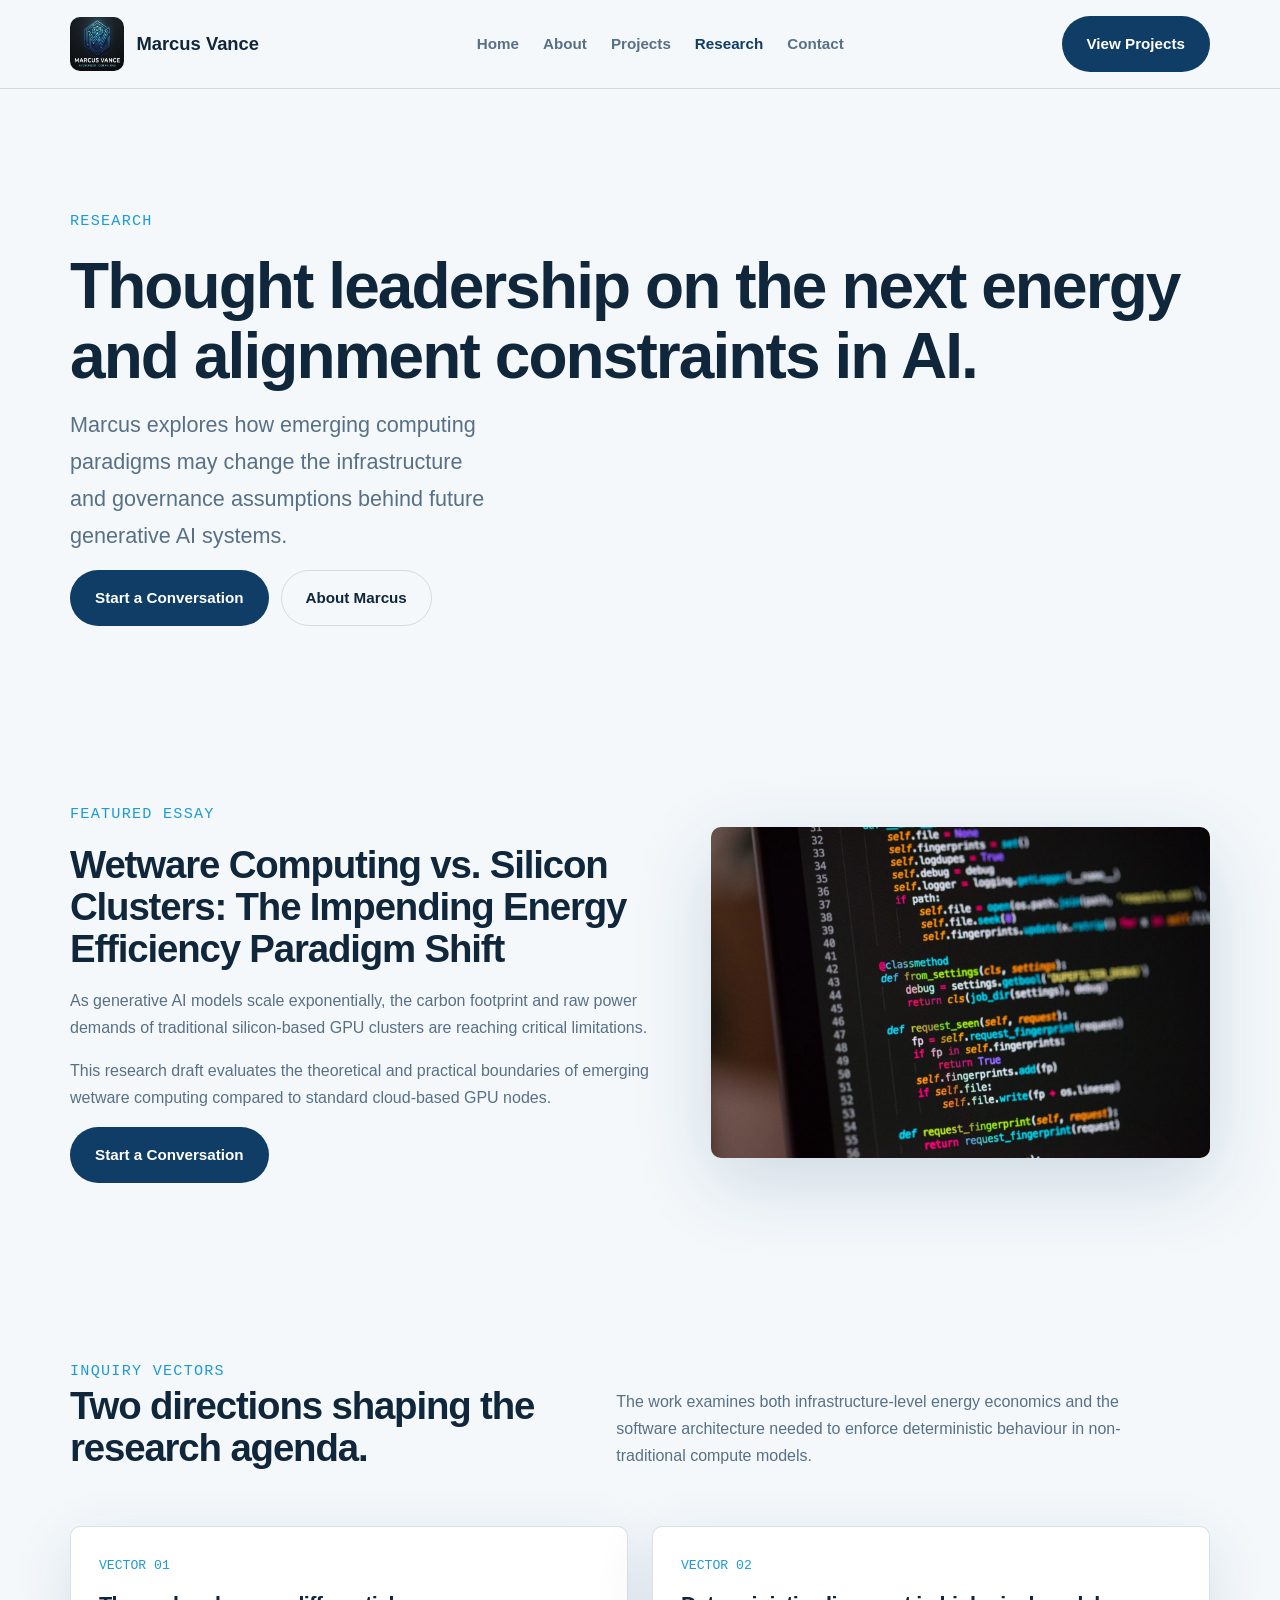
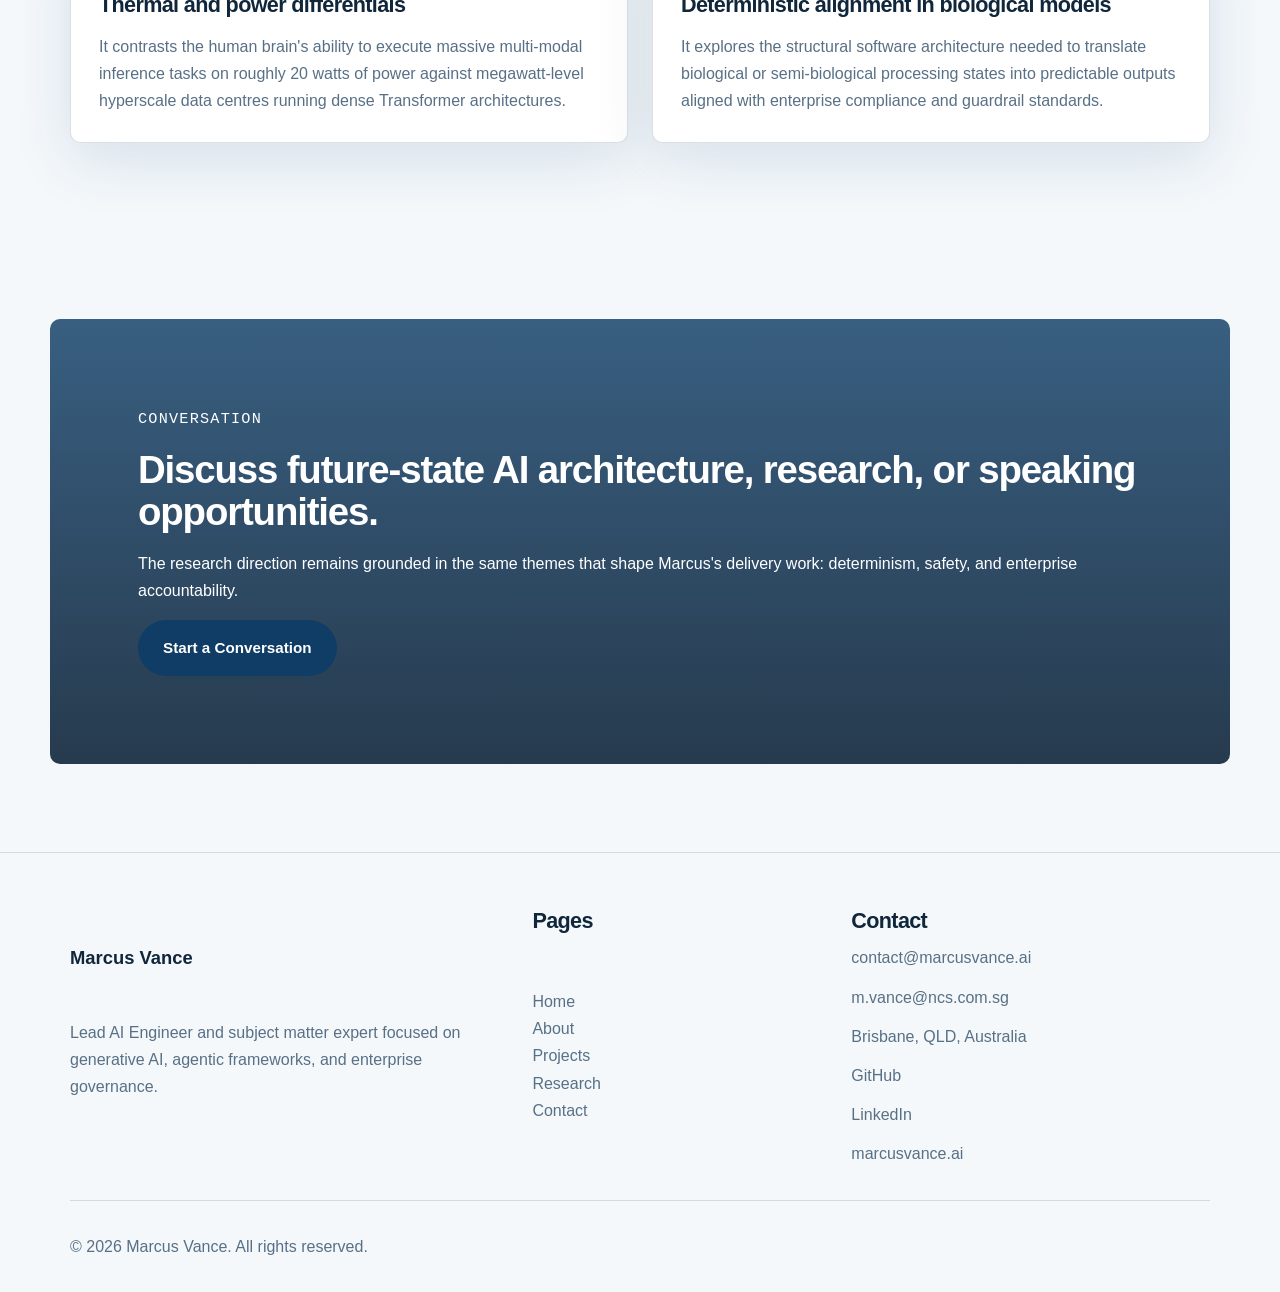
<file: example-bio-site/output/research.html>
<!DOCTYPE html>
<html lang="en">
<head>
	<meta charset="UTF-8" />
	<meta name="viewport" content="width=device-width, initial-scale=1.0" />
	<title>Research and Thought Leadership - Marcus Vance</title>
	<meta name="description" content="Explore Marcus Vance research on advanced computing paradigms, energy efficiency, and deterministic alignment for future AI systems." />
	<link rel="stylesheet" href="assets/css/main.css" />
</head>
<body>
	<header class="site-header" role="banner">
	<div class="container site-header__inner">
		<a href="index.html" class="site-logo" aria-label="Marcus Vance - Home">
			<img src="../knowledge-files/assets/images/website_logo.png" alt="Marcus Vance portfolio brand logo." loading="lazy" class="site-logo__image" />
			<span class="site-logo__text">Marcus Vance</span>
		</a>

		<nav class="site-nav site-nav--sticky" id="site-nav" aria-label="Primary navigation" data-nav>
			<ul class="nav-links" role="list">
				<li><a href="index.html" data-page="index">Home</a></li>
				<li><a href="about.html" data-page="about">About</a></li>
				<li><a href="projects.html" data-page="projects">Projects</a></li>
				<li><a href="research.html" data-page="research">Research</a></li>
				<li><a href="contact.html" data-page="contact">Contact</a></li>
			</ul>
		</nav>

		<a href="projects.html" class="btn btn--primary nav-cta">View Projects</a>

		<button class="nav-toggle" type="button" aria-expanded="false" aria-controls="site-nav" aria-label="Open navigation menu" data-nav-toggle>
			<span></span><span></span><span></span>
		</button>
	</div>
</header>

	<main>
		<section class="hero hero--minimal section-padding" id="research-hero">
			<div class="container">
				<div class="hero__copy" data-reveal>
					<p class="eyebrow">Research</p>
					<h1>Thought leadership on the next energy and alignment constraints in AI.</h1>
					<p class="hero__summary">Marcus explores how emerging computing paradigms may change the infrastructure and governance assumptions behind future generative AI systems.</p>
					<div class="hero__actions">
						<a href="contact.html" class="btn btn--primary">Start a Conversation</a>
						<a href="about.html" class="btn btn--secondary">About Marcus</a>
					</div>
				</div>
			</div>
		</section>

		<section class="section-split section-padding" id="featured-essay">
			<div class="container">
				<div class="section-split__copy" data-reveal>
					<p class="eyebrow">Featured Essay</p>
					<h2>Wetware Computing vs. Silicon Clusters: The Impending Energy Efficiency Paradigm Shift</h2>
					<p>As generative AI models scale exponentially, the carbon footprint and raw power demands of traditional silicon-based GPU clusters are reaching critical limitations.</p>
					<p>This research draft evaluates the theoretical and practical boundaries of emerging wetware computing compared to standard cloud-based GPU nodes.</p>
					<div class="hero__actions">
						<a href="contact.html" class="btn btn--primary">Start a Conversation</a>
					</div>
				</div>
				<figure class="section-split__media" data-reveal>
					<img src="../knowledge-files/assets/images/Screenshot 2026-06-25 084058.jpg" alt="Screenshot of a technical validation artifact captured in June 2026." loading="lazy" />
				</figure>
			</div>
		</section>

		<section class="section-cards section-padding" id="inquiry-vectors">
			<div class="container">
				<div class="section-heading" data-reveal>
					<div>
						<p class="eyebrow">Inquiry Vectors</p>
						<h2>Two directions shaping the research agenda.</h2>
					</div>
					<p>The work examines both infrastructure-level energy economics and the software architecture needed to enforce deterministic behaviour in non-traditional compute models.</p>
				</div>
				<div class="section-cards__grid">
					<article class="card" data-reveal>
						<p class="card__meta">Vector 01</p>
						<h3 class="card__title">Thermal and power differentials</h3>
						<p>It contrasts the human brain's ability to execute massive multi-modal inference tasks on roughly 20 watts of power against megawatt-level hyperscale data centres running dense Transformer architectures.</p>
					</article>
					<article class="card" data-reveal>
						<p class="card__meta">Vector 02</p>
						<h3 class="card__title">Deterministic alignment in biological models</h3>
						<p>It explores the structural software architecture needed to translate biological or semi-biological processing states into predictable outputs aligned with enterprise compliance and guardrail standards.</p>
					</article>
				</div>
			</div>
		</section>

		<section class="section-cta section-padding" id="research-cta">
			<div class="container" data-reveal>
				<p class="eyebrow">Conversation</p>
				<h2>Discuss future-state AI architecture, research, or speaking opportunities.</h2>
				<p>The research direction remains grounded in the same themes that shape Marcus's delivery work: determinism, safety, and enterprise accountability.</p>
				<div class="hero__actions">
					<a href="contact.html" class="btn btn--primary">Start a Conversation</a>
				</div>
			</div>
		</section>
	</main>

	<footer class="site-footer site-footer--full" role="contentinfo">
	<div class="container">
		<div class="footer-grid">
			<div class="footer-brand">
				<a href="index.html" class="site-logo site-logo--footer">Marcus Vance</a>
				<p class="footer-brand__copy">Lead AI Engineer and subject matter expert focused on generative AI, agentic frameworks, and enterprise governance.</p>
			</div>

			<nav class="footer-nav" aria-label="Footer navigation">
				<h3 class="footer-nav__heading">Pages</h3>
				<ul role="list">
					<li><a href="index.html">Home</a></li>
					<li><a href="about.html">About</a></li>
					<li><a href="projects.html">Projects</a></li>
					<li><a href="research.html">Research</a></li>
					<li><a href="contact.html">Contact</a></li>
				</ul>
			</nav>

			<div class="footer-contact">
				<h3 class="footer-contact__heading">Contact</h3>
				<p><a href="mailto:contact@marcusvance.ai">contact@marcusvance.ai</a></p>
				<p><a href="mailto:m.vance@ncs.com.sg">m.vance@ncs.com.sg</a></p>
				<p>Brisbane, QLD, Australia</p>
				<p><a href="https://github.com/marcusvance-ai" target="_blank" rel="noopener noreferrer">GitHub</a></p>
				<p><a href="https://linkedin.com/in/marcusvance" target="_blank" rel="noopener noreferrer">LinkedIn</a></p>
				<p><a href="https://marcusvance.ai" target="_blank" rel="noopener noreferrer">marcusvance.ai</a></p>
			</div>
		</div>

		<div class="footer-bottom">
			<p class="footer-copyright">&copy; <span data-year></span> Marcus Vance. All rights reserved.</p>
		</div>
	</div>
</footer>

	<script src="assets/js/main.js" defer></script>
</body>
</html>
</file>
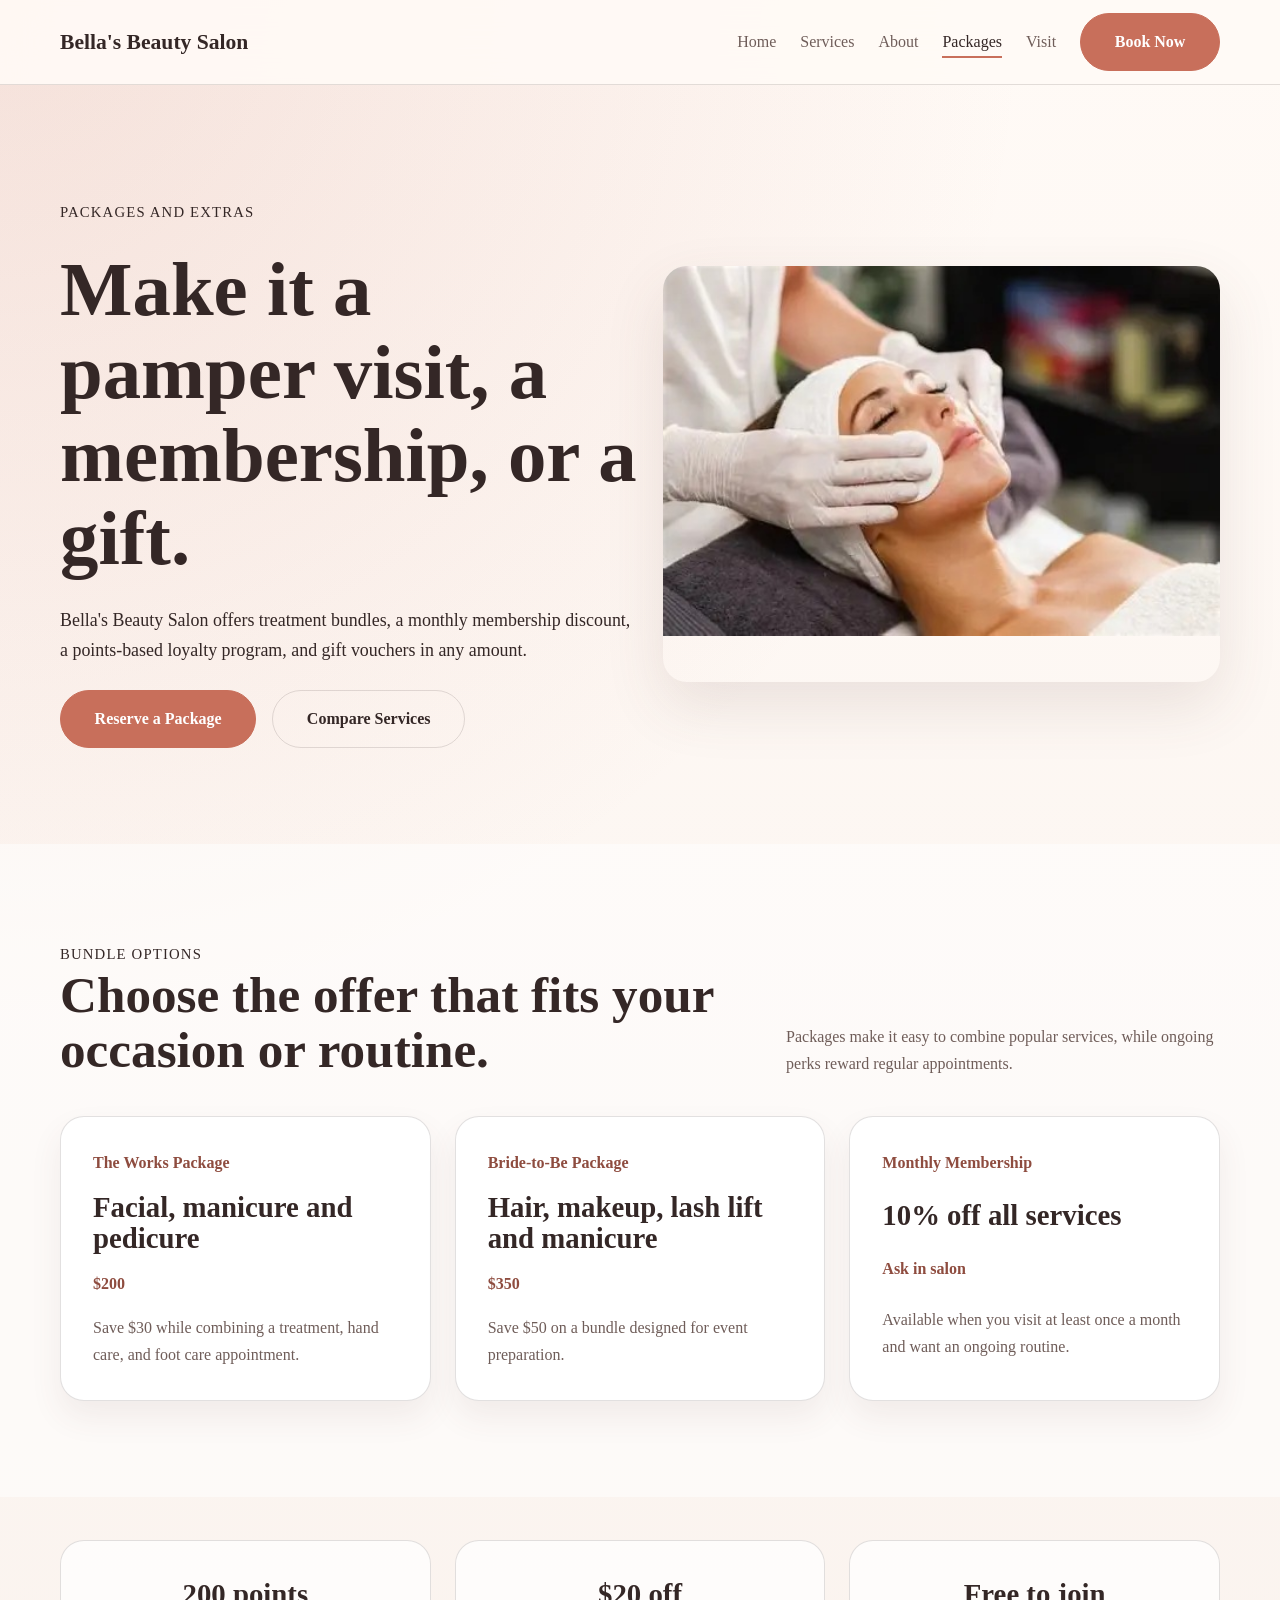
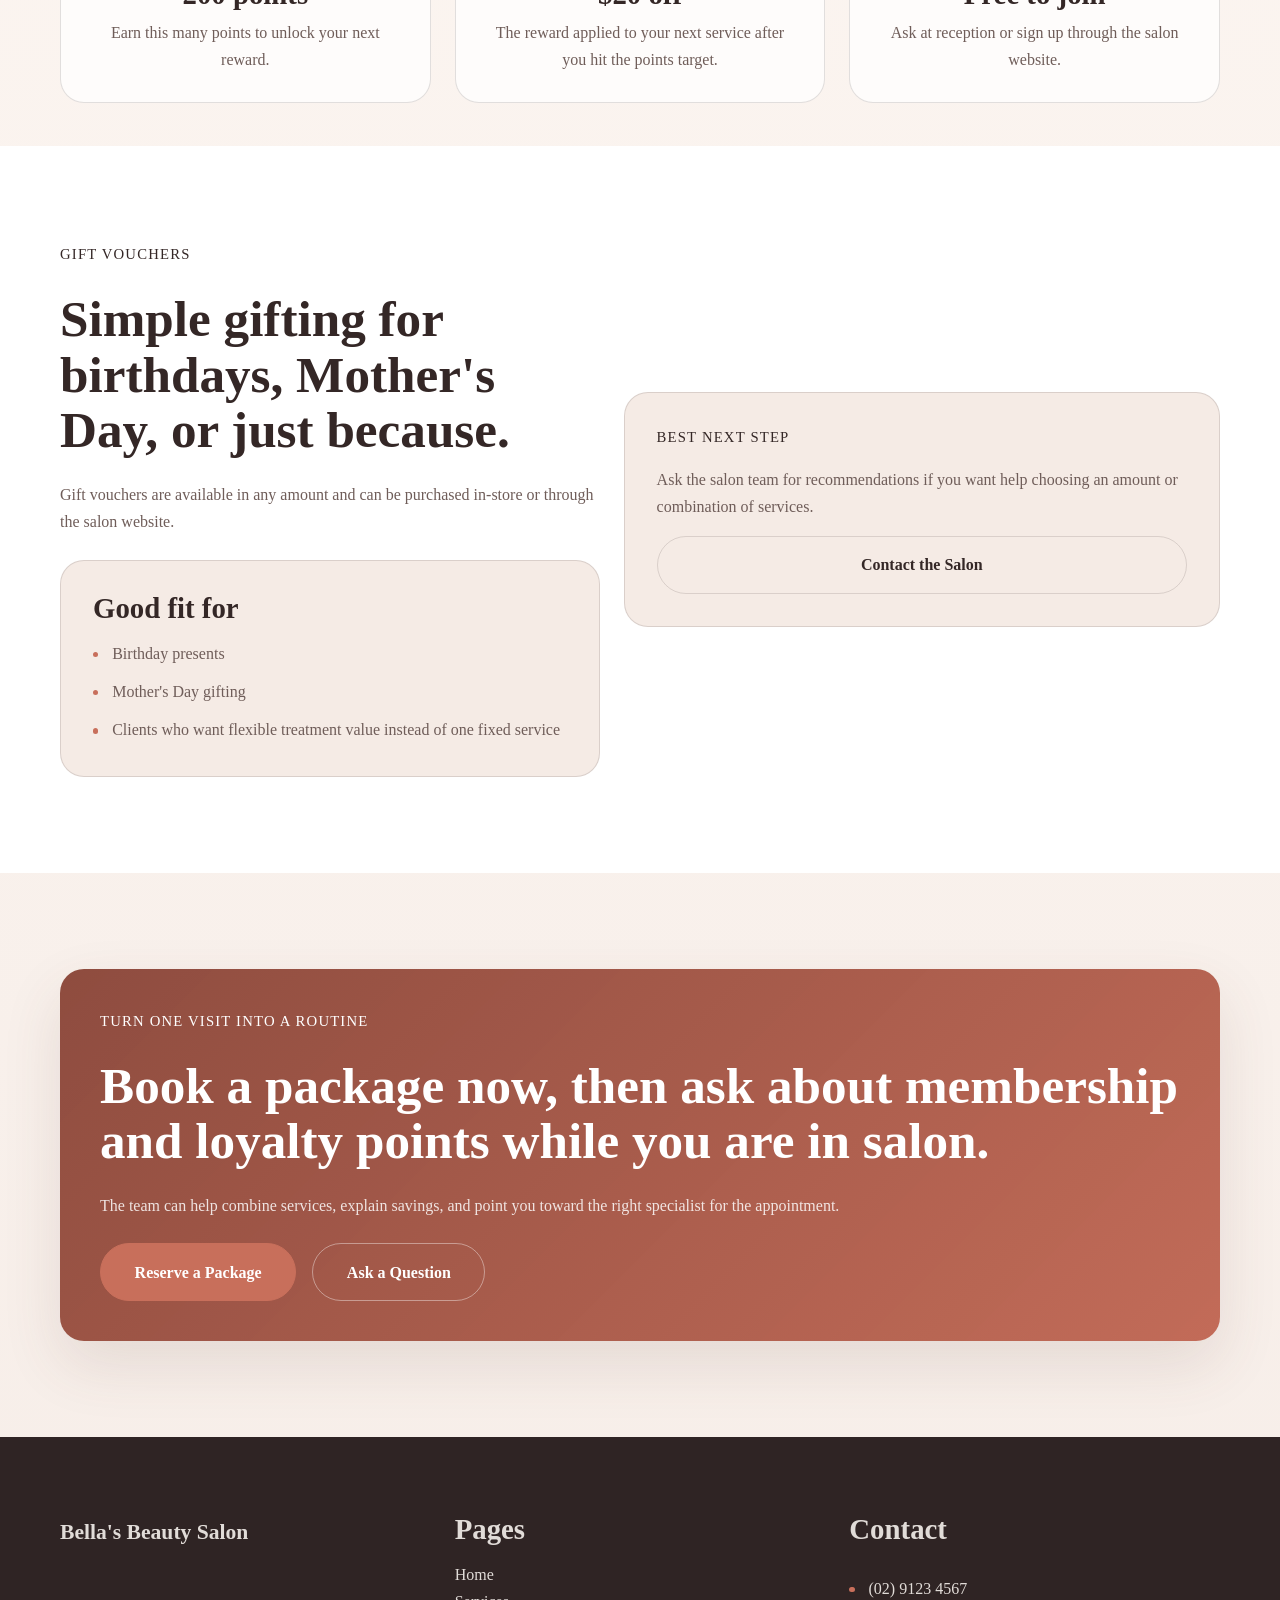
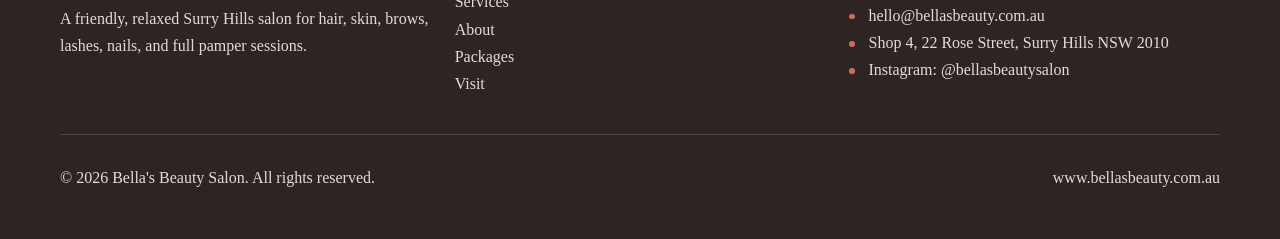
<file: example-shop-site/output/packages.html>
<!DOCTYPE html>
<html lang="en">
<head>
  <meta charset="UTF-8" />
  <meta name="viewport" content="width=device-width, initial-scale=1.0" />
  <title>Packages, Membership and Gift Ideas - Bella's Beauty Salon</title>
  <meta
    name="description"
    content="Explore Bella's Beauty Salon packages, monthly membership, loyalty rewards, and gift vouchers for pamper-focused appointments in Surry Hills."
  />
  <link rel="stylesheet" href="assets/css/main.css" />
</head>
<body>
  <!-- HEADER PARTIAL -->
  <header class="site-header" role="banner">
  <div class="container site-header__inner">
    <a href="index.html" class="site-logo" aria-label="Bella's Beauty Salon - Home">
      Bella's Beauty Salon
    </a>

    <nav class="site-nav site-nav--sticky" id="site-nav" aria-label="Primary navigation">
      <ul class="nav-links" role="list">
        <li><a href="index.html" data-page="index">Home</a></li>
        <li><a href="services.html" data-page="services">Services</a></li>
        <li><a href="about.html" data-page="about">About</a></li>
        <li><a href="packages.html" data-page="packages">Packages</a></li>
        <li><a href="visit.html" data-page="visit">Visit</a></li>
      </ul>
    </nav>

    <a href="visit.html#booking" class="btn btn--primary nav-cta">Book Now</a>

    <button
      class="nav-toggle"
      type="button"
      aria-expanded="false"
      aria-controls="site-nav"
      aria-label="Open navigation menu"
      data-nav-toggle
    >
      <span></span><span></span><span></span>
    </button>
  </div>
</header>

  <main>
    <section class="hero hero--split" id="packages-top">
      <div class="container hero__grid">
        <div class="hero__text" data-reveal>
          <span class="eyebrow">Packages and extras</span>
          <h1>Make it a pamper visit, a membership, or a gift.</h1>
          <p class="hero__lead">
            Bella's Beauty Salon offers treatment bundles, a monthly membership discount, a points-based loyalty program, and gift vouchers in any amount.
          </p>
          <div class="hero__actions">
            <a href="visit.html#booking" class="btn btn--primary">Reserve a Package</a>
            <a href="services.html" class="btn btn--ghost">Compare Services</a>
          </div>
        </div>
        <div class="hero__media" data-reveal>
          <img
            src="assets/images/facial_spa_treatment.jpg"
            alt="Client receiving a relaxing spa treatment in a bright treatment room."
          />
        </div>
      </div>
    </section>

    <section class="section-cards section-padding" id="packages-grid">
      <div class="container">
        <div class="section-head" data-reveal>
          <div>
            <span class="eyebrow">Bundle options</span>
            <h2>Choose the offer that fits your occasion or routine.</h2>
          </div>
          <p>
            Packages make it easy to combine popular services, while ongoing perks reward regular appointments.
          </p>
        </div>

        <div class="cards-grid" data-reveal>
          <article class="card">
            <span class="card__tag">The Works Package</span>
            <h3>Facial, manicure and pedicure</h3>
            <p class="price-tag">$200</p>
            <p>Save $30 while combining a treatment, hand care, and foot care appointment.</p>
          </article>
          <article class="card">
            <span class="card__tag">Bride-to-Be Package</span>
            <h3>Hair, makeup, lash lift and manicure</h3>
            <p class="price-tag">$350</p>
            <p>Save $50 on a bundle designed for event preparation.</p>
          </article>
          <article class="card">
            <span class="card__tag">Monthly Membership</span>
            <h3>10% off all services</h3>
            <p class="price-tag">Ask in salon</p>
            <p>Available when you visit at least once a month and want an ongoing routine.</p>
          </article>
        </div>
      </div>
    </section>

    <section class="section-stats" aria-label="Loyalty program summary">
      <div class="container">
        <div class="stats-grid" data-reveal>
          <div class="stat-card">
            <strong>200 points</strong>
            <p>Earn this many points to unlock your next reward.</p>
          </div>
          <div class="stat-card">
            <strong>$20 off</strong>
            <p>The reward applied to your next service after you hit the points target.</p>
          </div>
          <div class="stat-card">
            <strong>Free to join</strong>
            <p>Ask at reception or sign up through the salon website.</p>
          </div>
        </div>
      </div>
    </section>

    <section class="section-split section-padding" id="gift-vouchers">
      <div class="container section-split__grid">
        <div class="section-split__text" data-reveal>
          <span class="eyebrow">Gift vouchers</span>
          <h2>Simple gifting for birthdays, Mother's Day, or just because.</h2>
          <p>
            Gift vouchers are available in any amount and can be purchased in-store or through the salon website.
          </p>
          <div class="section-split__text-panel stack">
            <h3>Good fit for</h3>
            <ul class="pill-list" role="list">
              <li>Birthday presents</li>
              <li>Mother's Day gifting</li>
              <li>Clients who want flexible treatment value instead of one fixed service</li>
            </ul>
          </div>
        </div>
        <div class="section-split__text-panel stack" data-reveal>
          <span class="meta-label">Best next step</span>
          <p>Ask the salon team for recommendations if you want help choosing an amount or combination of services.</p>
          <a href="visit.html#booking" class="btn btn--ghost">Contact the Salon</a>
        </div>
      </div>
    </section>

    <section class="section-cta section-padding" id="packages-cta">
      <div class="container">
        <div class="section-cta__panel" data-reveal>
          <span class="eyebrow">Turn one visit into a routine</span>
          <h2>Book a package now, then ask about membership and loyalty points while you are in salon.</h2>
          <p>
            The team can help combine services, explain savings, and point you toward the right specialist for the appointment.
          </p>
          <div class="hero__actions">
            <a href="visit.html#booking" class="btn btn--primary">Reserve a Package</a>
            <a href="visit.html" class="btn btn--ghost">Ask a Question</a>
          </div>
        </div>
      </div>
    </section>
  </main>

  <!-- FOOTER PARTIAL -->
  <footer class="site-footer site-footer--full" role="contentinfo">
  <div class="container">
    <div class="footer-grid">
      <div class="footer-brand">
        <a href="index.html" class="site-logo">Bella's Beauty Salon</a>
        <p>
          A friendly, relaxed Surry Hills salon for hair, skin, brows, lashes, nails,
          and full pamper sessions.
        </p>
      </div>

      <nav class="footer-nav" aria-label="Footer navigation">
        <h3 class="footer-nav__heading">Pages</h3>
        <ul role="list">
          <li><a href="index.html">Home</a></li>
          <li><a href="services.html">Services</a></li>
          <li><a href="about.html">About</a></li>
          <li><a href="packages.html">Packages</a></li>
          <li><a href="visit.html">Visit</a></li>
        </ul>
      </nav>

      <div class="footer-contact">
        <h3 class="footer-contact__heading">Contact</h3>
        <ul class="footer-contact__list" role="list">
          <li><a href="tel:0291234567">(02) 9123 4567</a></li>
          <li><a href="mailto:hello@bellasbeauty.com.au">hello@bellasbeauty.com.au</a></li>
          <li>Shop 4, 22 Rose Street, Surry Hills NSW 2010</li>
          <li>Instagram: @bellasbeautysalon</li>
        </ul>
      </div>
    </div>

    <div class="footer-bottom">
      <p class="footer-copyright">
        &copy; <span data-year></span> Bella's Beauty Salon. All rights reserved.
      </p>
      <a href="https://www.bellasbeauty.com.au" target="_blank" rel="noopener noreferrer">
        www.bellasbeauty.com.au
      </a>
    </div>
  </div>
</footer>

  <script src="assets/js/main.js" defer></script>
</body>
</html>
</file>
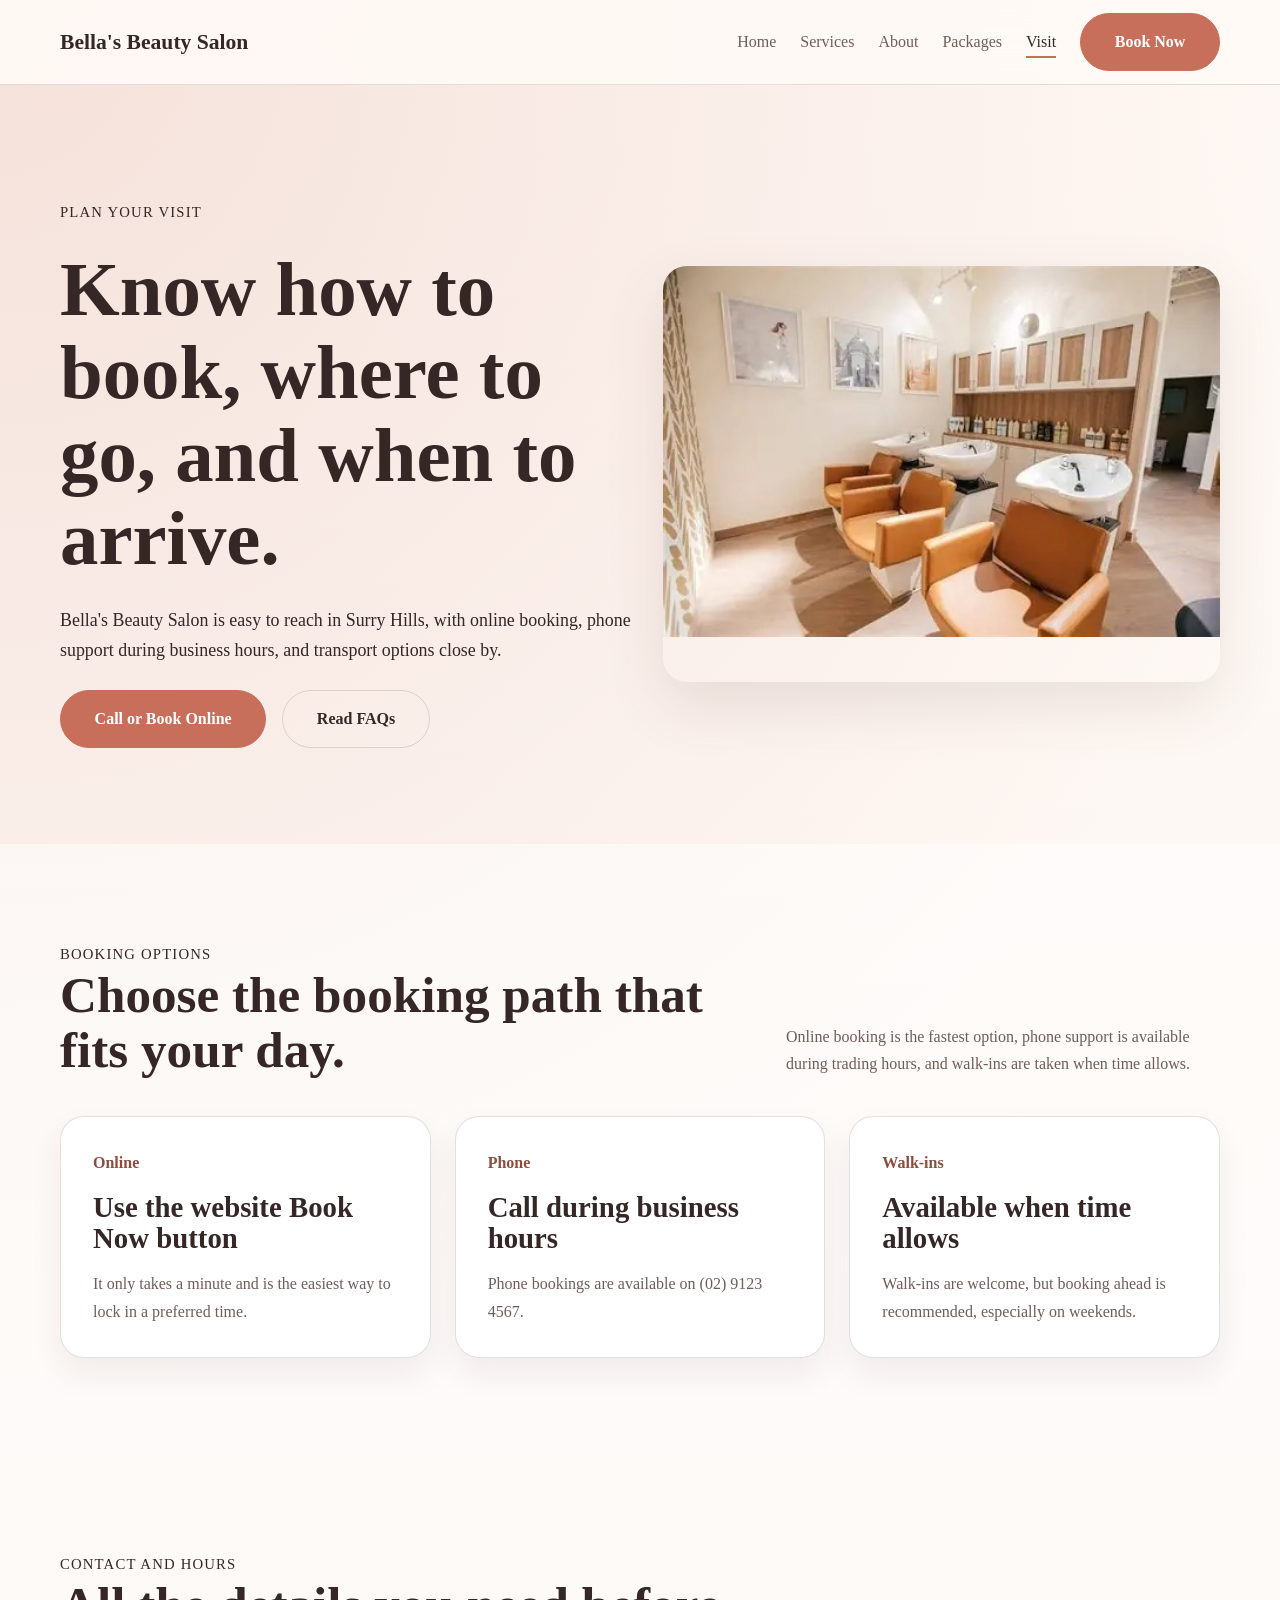
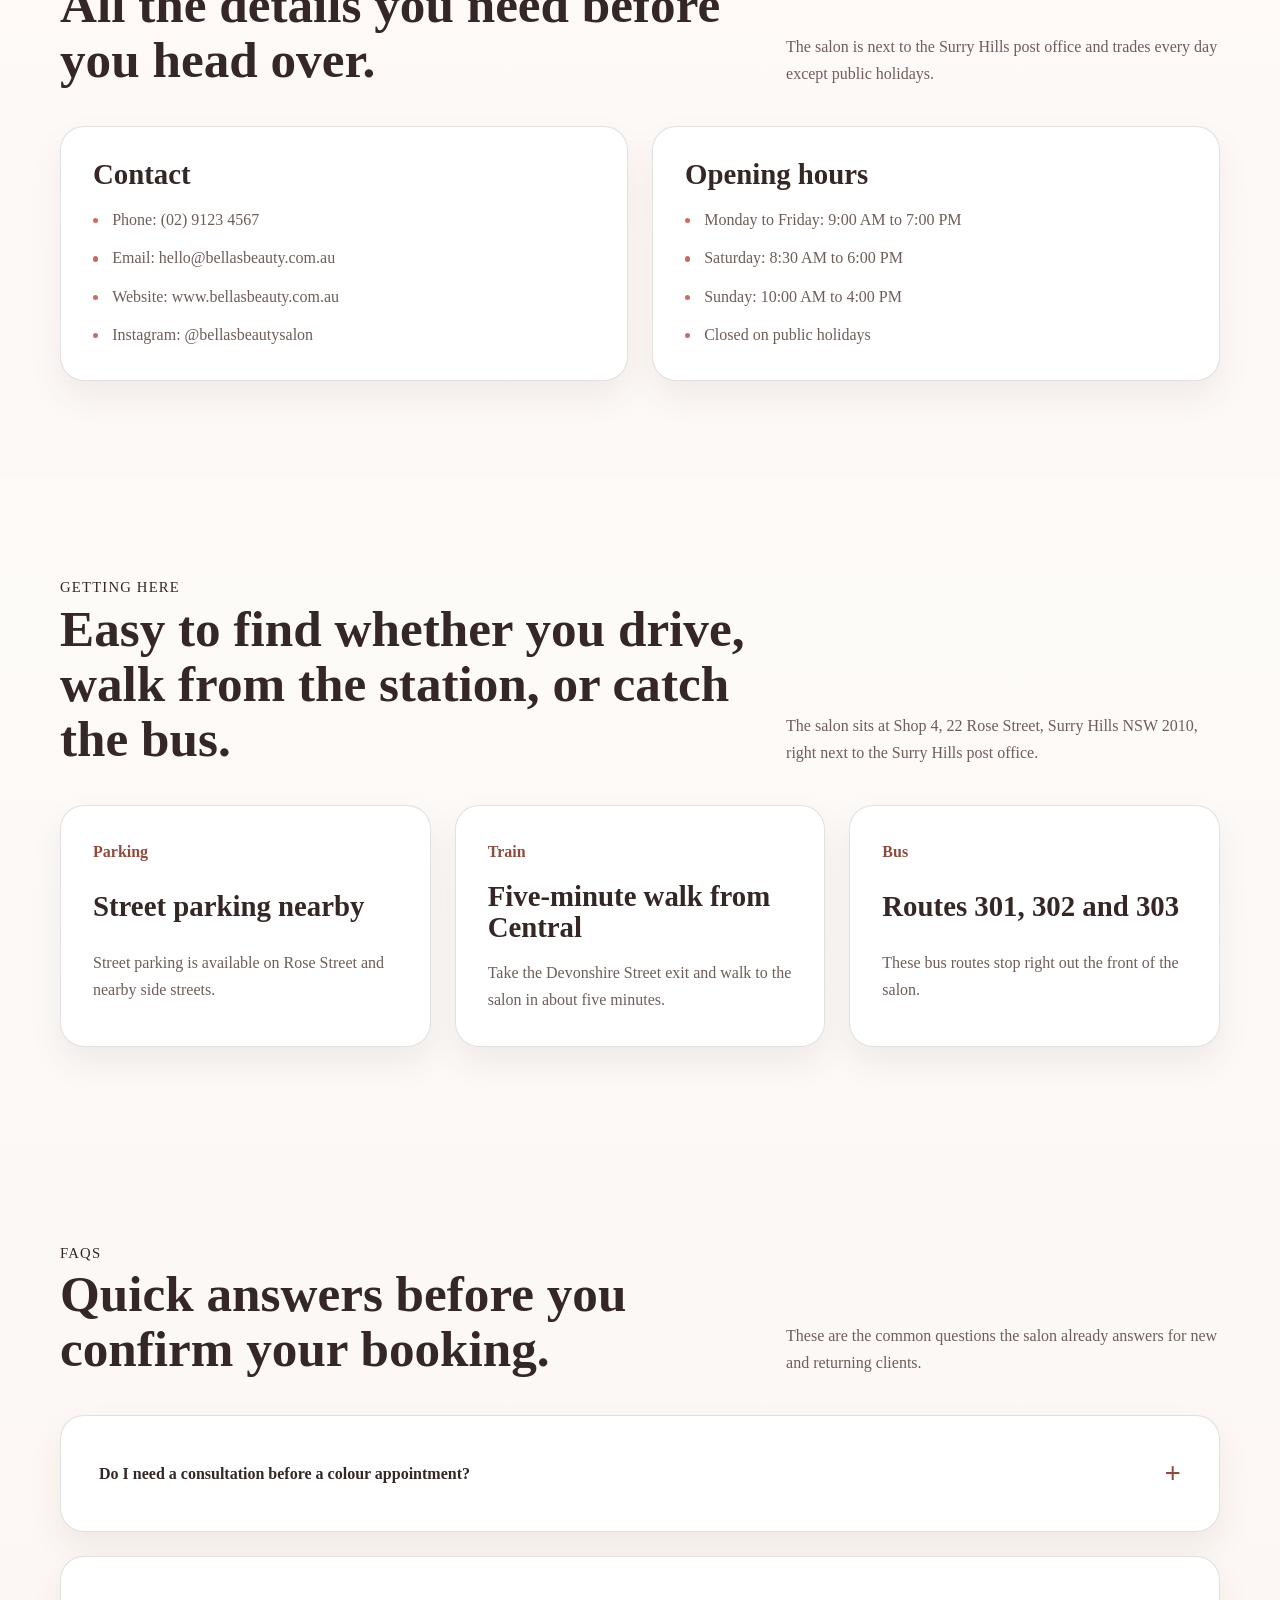
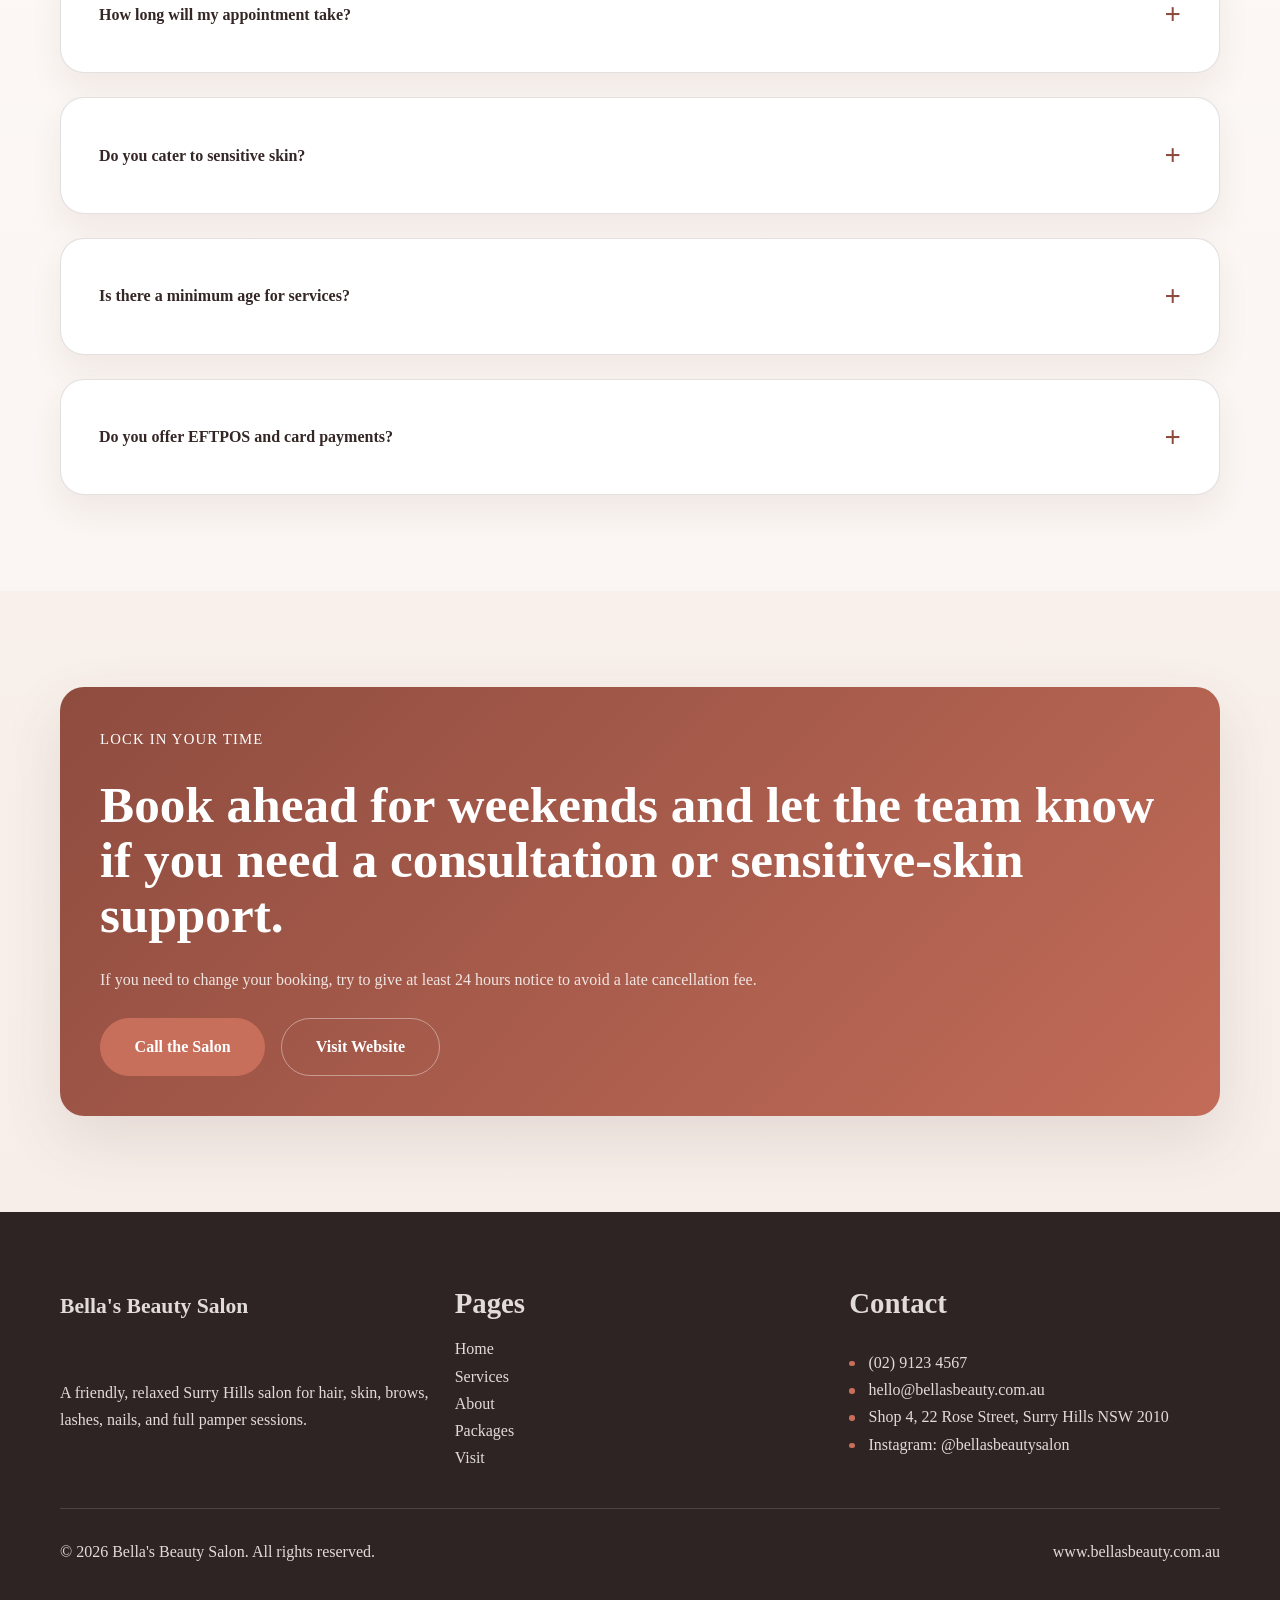
<file: example-shop-site/output/visit.html>
<!DOCTYPE html>
<html lang="en">
<head>
  <meta charset="UTF-8" />
  <meta name="viewport" content="width=device-width, initial-scale=1.0" />
  <title>Visit Bella's Beauty Salon - Bella's Beauty Salon</title>
  <meta
    name="description"
    content="Find Bella's Beauty Salon opening hours, location, transport details, FAQs, and booking options before your next visit to Surry Hills."
  />
  <link rel="stylesheet" href="assets/css/main.css" />
</head>
<body>
  <!-- HEADER PARTIAL -->
  <header class="site-header" role="banner">
  <div class="container site-header__inner">
    <a href="index.html" class="site-logo" aria-label="Bella's Beauty Salon - Home">
      Bella's Beauty Salon
    </a>

    <nav class="site-nav site-nav--sticky" id="site-nav" aria-label="Primary navigation">
      <ul class="nav-links" role="list">
        <li><a href="index.html" data-page="index">Home</a></li>
        <li><a href="services.html" data-page="services">Services</a></li>
        <li><a href="about.html" data-page="about">About</a></li>
        <li><a href="packages.html" data-page="packages">Packages</a></li>
        <li><a href="visit.html" data-page="visit">Visit</a></li>
      </ul>
    </nav>

    <a href="visit.html#booking" class="btn btn--primary nav-cta">Book Now</a>

    <button
      class="nav-toggle"
      type="button"
      aria-expanded="false"
      aria-controls="site-nav"
      aria-label="Open navigation menu"
      data-nav-toggle
    >
      <span></span><span></span><span></span>
    </button>
  </div>
</header>

  <main>
    <section class="hero hero--split" id="visit-top">
      <div class="container hero__grid">
        <div class="hero__text" data-reveal>
          <span class="eyebrow">Plan your visit</span>
          <h1>Know how to book, where to go, and when to arrive.</h1>
          <p class="hero__lead">
            Bella's Beauty Salon is easy to reach in Surry Hills, with online booking, phone support during business hours, and transport options close by.
          </p>
          <div class="hero__actions">
            <a href="#booking" class="btn btn--primary">Call or Book Online</a>
            <a href="#faqs" class="btn btn--ghost">Read FAQs</a>
          </div>
        </div>
        <div class="hero__media" data-reveal>
          <img
            src="assets/images/backwash_area.jpg"
            alt="Modern salon backwash area with reclining wash chairs."
          />
        </div>
      </div>
    </section>

    <section class="section-cards section-padding" id="booking">
      <div class="container">
        <div class="section-head" data-reveal>
          <div>
            <span class="eyebrow">Booking options</span>
            <h2>Choose the booking path that fits your day.</h2>
          </div>
          <p>
            Online booking is the fastest option, phone support is available during trading hours, and walk-ins are taken when time allows.
          </p>
        </div>

        <div class="cards-grid" data-reveal>
          <article class="card">
            <span class="card__tag">Online</span>
            <h3>Use the website Book Now button</h3>
            <p>It only takes a minute and is the easiest way to lock in a preferred time.</p>
          </article>
          <article class="card">
            <span class="card__tag">Phone</span>
            <h3>Call during business hours</h3>
            <p>Phone bookings are available on (02) 9123 4567.</p>
          </article>
          <article class="card">
            <span class="card__tag">Walk-ins</span>
            <h3>Available when time allows</h3>
            <p>Walk-ins are welcome, but booking ahead is recommended, especially on weekends.</p>
          </article>
        </div>
      </div>
    </section>

    <section class="section-list section-padding" id="contact-hours">
      <div class="container">
        <div class="section-head" data-reveal>
          <div>
            <span class="eyebrow">Contact and hours</span>
            <h2>All the details you need before you head over.</h2>
          </div>
          <p>
            The salon is next to the Surry Hills post office and trades every day except public holidays.
          </p>
        </div>

        <div class="section-list__grid" data-reveal>
          <article class="detail-card stack">
            <h3>Contact</h3>
            <ul class="detail-list" role="list">
              <li>Phone: (02) 9123 4567</li>
              <li>Email: hello@bellasbeauty.com.au</li>
              <li>Website: www.bellasbeauty.com.au</li>
              <li>Instagram: @bellasbeautysalon</li>
            </ul>
          </article>
          <article class="detail-card stack">
            <h3>Opening hours</h3>
            <ul class="detail-list" role="list">
              <li>Monday to Friday: 9:00 AM to 7:00 PM</li>
              <li>Saturday: 8:30 AM to 6:00 PM</li>
              <li>Sunday: 10:00 AM to 4:00 PM</li>
              <li>Closed on public holidays</li>
            </ul>
          </article>
        </div>
      </div>
    </section>

    <section class="section-cards section-padding" id="getting-here">
      <div class="container">
        <div class="section-head" data-reveal>
          <div>
            <span class="eyebrow">Getting here</span>
            <h2>Easy to find whether you drive, walk from the station, or catch the bus.</h2>
          </div>
          <p>
            The salon sits at Shop 4, 22 Rose Street, Surry Hills NSW 2010, right next to the Surry Hills post office.
          </p>
        </div>

        <div class="cards-grid" data-reveal>
          <article class="card">
            <span class="card__tag">Parking</span>
            <h3>Street parking nearby</h3>
            <p>Street parking is available on Rose Street and nearby side streets.</p>
          </article>
          <article class="card">
            <span class="card__tag">Train</span>
            <h3>Five-minute walk from Central</h3>
            <p>Take the Devonshire Street exit and walk to the salon in about five minutes.</p>
          </article>
          <article class="card">
            <span class="card__tag">Bus</span>
            <h3>Routes 301, 302 and 303</h3>
            <p>These bus routes stop right out the front of the salon.</p>
          </article>
        </div>
      </div>
    </section>

    <section class="section-list section-padding" id="faqs">
      <div class="container">
        <div class="section-head" data-reveal>
          <div>
            <span class="eyebrow">FAQs</span>
            <h2>Quick answers before you confirm your booking.</h2>
          </div>
          <p>
            These are the common questions the salon already answers for new and returning clients.
          </p>
        </div>

        <div class="faq-list" data-reveal>
          <article class="faq-item">
            <button class="faq-button" type="button" data-faq-button aria-expanded="false">
              <span>Do I need a consultation before a colour appointment?</span>
              <span aria-hidden="true">+</span>
            </button>
            <div hidden>
              <p>For big colour changes, like going from dark to blonde, the salon recommends a quick chat first so they can give an accurate quote and timeline.</p>
            </div>
          </article>
          <article class="faq-item">
            <button class="faq-button" type="button" data-faq-button aria-expanded="false">
              <span>How long will my appointment take?</span>
              <span aria-hidden="true">+</span>
            </button>
            <div hidden>
              <p>A basic haircut is about 45 minutes, while a full colour with highlights can take 2 to 3 hours.</p>
            </div>
          </article>
          <article class="faq-item">
            <button class="faq-button" type="button" data-faq-button aria-expanded="false">
              <span>Do you cater to sensitive skin?</span>
              <span aria-hidden="true">+</span>
            </button>
            <div hidden>
              <p>Yes. Let the team know when you book so they can use products that are gentle and suitable for you.</p>
            </div>
          </article>
          <article class="faq-item">
            <button class="faq-button" type="button" data-faq-button aria-expanded="false">
              <span>Is there a minimum age for services?</span>
              <span aria-hidden="true">+</span>
            </button>
            <div hidden>
              <p>Kids are welcome for haircuts. For waxing and lash services, clients need to be 16 or older, with parental consent required under 18.</p>
            </div>
          </article>
          <article class="faq-item">
            <button class="faq-button" type="button" data-faq-button aria-expanded="false">
              <span>Do you offer EFTPOS and card payments?</span>
              <span aria-hidden="true">+</span>
            </button>
            <div hidden>
              <p>Yes. The salon accepts cash, card, and contactless payments, with no surcharge for card payments.</p>
            </div>
          </article>
        </div>
      </div>
    </section>

    <section class="section-cta section-padding" id="visit-cta">
      <div class="container">
        <div class="section-cta__panel" data-reveal>
          <span class="eyebrow">Lock in your time</span>
          <h2>Book ahead for weekends and let the team know if you need a consultation or sensitive-skin support.</h2>
          <p>
            If you need to change your booking, try to give at least 24 hours notice to avoid a late cancellation fee.
          </p>
          <div class="hero__actions">
            <a href="tel:0291234567" class="btn btn--primary">Call the Salon</a>
            <a href="https://www.bellasbeauty.com.au" class="btn btn--ghost" target="_blank" rel="noopener noreferrer">Visit Website</a>
          </div>
        </div>
      </div>
    </section>
  </main>

  <!-- FOOTER PARTIAL -->
  <footer class="site-footer site-footer--full" role="contentinfo">
  <div class="container">
    <div class="footer-grid">
      <div class="footer-brand">
        <a href="index.html" class="site-logo">Bella's Beauty Salon</a>
        <p>
          A friendly, relaxed Surry Hills salon for hair, skin, brows, lashes, nails,
          and full pamper sessions.
        </p>
      </div>

      <nav class="footer-nav" aria-label="Footer navigation">
        <h3 class="footer-nav__heading">Pages</h3>
        <ul role="list">
          <li><a href="index.html">Home</a></li>
          <li><a href="services.html">Services</a></li>
          <li><a href="about.html">About</a></li>
          <li><a href="packages.html">Packages</a></li>
          <li><a href="visit.html">Visit</a></li>
        </ul>
      </nav>

      <div class="footer-contact">
        <h3 class="footer-contact__heading">Contact</h3>
        <ul class="footer-contact__list" role="list">
          <li><a href="tel:0291234567">(02) 9123 4567</a></li>
          <li><a href="mailto:hello@bellasbeauty.com.au">hello@bellasbeauty.com.au</a></li>
          <li>Shop 4, 22 Rose Street, Surry Hills NSW 2010</li>
          <li>Instagram: @bellasbeautysalon</li>
        </ul>
      </div>
    </div>

    <div class="footer-bottom">
      <p class="footer-copyright">
        &copy; <span data-year></span> Bella's Beauty Salon. All rights reserved.
      </p>
      <a href="https://www.bellasbeauty.com.au" target="_blank" rel="noopener noreferrer">
        www.bellasbeauty.com.au
      </a>
    </div>
  </div>
</footer>

  <script src="assets/js/main.js" defer></script>
</body>
</html>
</file>
<file: example-bio-site/output/assets/css/main.css>
:root {
	--bg-primary: #f4f8fb;
	--bg-secondary: #e6eef5;
	--accent: #1f9ad6;
	--accent-dark: #0f3d66;
	--text-primary: #10263b;
	--text-muted: #587086;
	--border: rgba(16, 38, 59, 0.14);
	--white: #ffffff;

	--font-body: "IBM Plex Sans", "Segoe UI", sans-serif;
	--font-heading: "Space Grotesk", "Segoe UI", sans-serif;
	--font-mono: "IBM Plex Mono", Consolas, monospace;

	--space-section: 88px;
	--space-card: 28px;
	--space-gap: 24px;

	--radius-card: 10px;
	--radius-btn: 999px;

	--transition: 0.22s ease;

	--space-inline: 20px;
	--space-stack-xs: 8px;
	--space-stack-sm: 12px;
	--space-stack-md: 16px;
	--space-stack-lg: 32px;
	--space-stack-xl: 56px;
	--container-max: 1180px;
	--header-offset: 96px;
	--hero-media-height: 520px;
	--image-break-height: 420px;
	--button-pad-y: 14px;
	--button-pad-x: 24px;
	--card-image-height: 220px;
	--line-height-tight: 1.1;
	--line-height-copy: 1.7;
	--letter-space-wide: 0.08em;
	--text-xs: 0.82rem;
	--text-sm: 0.95rem;
	--text-base: 1rem;
	--text-lg: 1.15rem;
	--text-xl: 1.35rem;
	--text-2xl: 2.4rem;
	--text-3xl: 4rem;
	--border-width: 1px;
	--shadow-soft: 0 18px 60px rgba(15, 61, 102, 0.12);
	--shadow-strong: 0 24px 80px rgba(15, 61, 102, 0.16);
	--overlay-dark: linear-gradient(rgba(15, 61, 102, 0.82), rgba(16, 38, 59, 0.9));
}

* {
	box-sizing: border-box;
	margin: 0;
	padding: 0;
}

html {
	scroll-behavior: smooth;
}

body {
	background: var(--bg-primary);
	color: var(--text-primary);
	font-family: var(--font-body);
	font-size: var(--text-base);
	line-height: var(--line-height-copy);
}

img {
	display: block;
	max-width: 100%;
}

a {
	color: inherit;
	text-decoration: none;
	transition: color var(--transition), background-color var(--transition), border-color var(--transition), transform var(--transition);
}

button,
input,
textarea {
	font: inherit;
}

button {
	background: none;
	border: none;
	cursor: pointer;
}

ul[role="list"] {
	list-style: none;
}

h1,
h2,
h3,
h4 {
	font-family: var(--font-heading);
	line-height: var(--line-height-tight);
	letter-spacing: -0.03em;
}

h1 {
	font-size: var(--text-3xl);
}

h2 {
	font-size: var(--text-2xl);
}

h3 {
	font-size: var(--text-xl);
}

h4 {
	font-size: var(--text-lg);
}

p,
li,
small {
	color: var(--text-muted);
}

small {
	font-size: var(--text-xs);
}

.container {
	margin: 0 auto;
	max-width: var(--container-max);
	padding-inline: var(--space-inline);
	width: 100%;
}

.grid {
	display: grid;
	gap: var(--space-gap);
}

.flex {
	display: flex;
	gap: var(--space-gap);
}

.section-padding {
	padding-block: var(--space-section);
}

.eyebrow {
	color: var(--accent);
	font-family: var(--font-mono);
	font-size: var(--text-sm);
	letter-spacing: var(--letter-space-wide);
	text-transform: uppercase;
}

.section-heading {
	display: grid;
	gap: var(--space-stack-sm);
	margin-bottom: var(--space-stack-xl);
}

.section-heading p {
	max-width: 60ch;
}

.btn {
	align-items: center;
	border: var(--border-width) solid transparent;
	border-radius: var(--radius-btn);
	display: inline-flex;
	font-size: var(--text-sm);
	font-weight: 600;
	gap: var(--space-stack-xs);
	justify-content: center;
	padding: var(--button-pad-y) var(--button-pad-x);
}

.btn:hover,
.btn:focus-visible {
	transform: translateY(-0.1rem);
}

.btn:focus-visible,
.nav-links a:focus-visible,
.nav-toggle:focus-visible,
.card-link:focus-visible,
.footer-nav a:focus-visible,
.footer-contact a:focus-visible {
	outline: var(--border-width) solid var(--accent);
	outline-offset: 0.2rem;
}

.btn--primary {
	background: var(--accent-dark);
	color: var(--white);
}

.btn--secondary {
	background: transparent;
	border-color: var(--border);
	color: var(--text-primary);
}

[data-reveal] {
	opacity: 0;
	transform: translateY(1rem);
	transition: opacity var(--transition), transform var(--transition);
}

[data-reveal].is-visible {
	opacity: 1;
	transform: translateY(0);
}

/* ── Header / Nav ── */

.site-header {
	background: var(--bg-primary);
	border-bottom: var(--border-width) solid var(--border);
	position: sticky;
	top: 0;
	z-index: 10;
	backdrop-filter: blur(1rem);
}

.site-header__inner {
	align-items: center;
	display: grid;
	gap: var(--space-stack-md);
	grid-template-columns: auto auto;
	padding-block: var(--space-stack-md);
}

.site-logo {
	align-items: center;
	color: var(--text-primary);
	display: inline-flex;
	gap: var(--space-stack-sm);
	min-width: 0;
}

.site-logo__image {
	border-radius: var(--radius-card);
	height: 3.4rem;
	width: 3.4rem;
}

.site-logo__text,
.site-logo--footer {
	font-family: var(--font-heading);
	font-size: var(--text-lg);
	font-weight: 700;
}

.site-nav {
	display: none;
	grid-column: 1 / -1;
}

.site-nav.is-open {
	display: block;
}

.nav-links {
	display: grid;
	gap: var(--space-stack-sm);
}

.nav-links a {
	color: var(--text-muted);
	font-size: var(--text-sm);
	font-weight: 600;
}

.nav-links a.active,
.nav-links a:hover,
.nav-links a:focus-visible {
	color: var(--accent-dark);
}

.nav-cta {
	display: none;
}

.nav-toggle {
	align-items: center;
	border: var(--border-width) solid var(--border);
	border-radius: var(--radius-btn);
	display: inline-grid;
	gap: var(--space-stack-xs);
	justify-self: end;
	padding: var(--space-stack-sm);
}

.nav-toggle span {
	background: var(--text-primary);
	display: block;
	height: 0.12rem;
	width: 1.4rem;
}

/* ── Hero ── */

.hero {
	padding-top: calc(var(--space-section) + var(--space-stack-lg));
}

.hero--minimal .container,
.hero--split .container {
	display: grid;
	gap: var(--space-stack-lg);
}

.hero__copy {
	display: grid;
	gap: var(--space-stack-md);
}

.hero__summary {
	font-size: var(--text-lg);
	max-width: 36ch;
}

.hero__actions {
	display: flex;
	flex-wrap: wrap;
	gap: var(--space-stack-sm);
}

.hero__stats {
	display: grid;
	gap: var(--space-gap);
	grid-template-columns: repeat(auto-fit, minmax(12rem, 1fr));
	margin-top: var(--space-stack-lg);
}

.hero__stat {
	background: var(--white);
	border: var(--border-width) solid var(--border);
	border-radius: var(--radius-card);
	box-shadow: var(--shadow-soft);
	padding: var(--space-card);
}

.hero__stat strong {
	color: var(--text-primary);
	display: block;
	font-family: var(--font-heading);
	font-size: var(--text-xl);
}

.hero__media {
	background: var(--bg-secondary);
	border-radius: var(--radius-card);
	box-shadow: var(--shadow-strong);
	min-height: var(--hero-media-height);
	overflow: hidden;
}

.hero__media img {
	height: 100%;
	object-fit: cover;
	width: 100%;
}

/* ── Cards ── */

.section-cards__grid {
	display: grid;
	gap: var(--space-gap);
	grid-template-columns: repeat(auto-fit, minmax(16rem, 1fr));
}

.card {
	background: var(--white);
	border: var(--border-width) solid var(--border);
	border-radius: var(--radius-card);
	box-shadow: var(--shadow-soft);
	display: grid;
	gap: var(--space-stack-md);
	padding: var(--space-card);
}

.card__meta {
	color: var(--accent);
	font-family: var(--font-mono);
	font-size: var(--text-xs);
	text-transform: uppercase;
}

.card__title,
.card strong {
	color: var(--text-primary);
}

.card-link {
	color: var(--accent-dark);
	font-weight: 600;
}

/* ── Split Feature ── */

.section-split .container {
	align-items: center;
	display: grid;
	gap: var(--space-stack-lg);
}

.section-split__copy {
	display: grid;
	gap: var(--space-stack-md);
}

.section-split__media {
	overflow: hidden;
	border-radius: var(--radius-card);
	box-shadow: var(--shadow-strong);
}

.section-split__media img {
	height: 100%;
	object-fit: cover;
	width: 100%;
}

/* ── Image Break ── */

.section-image-break {
	padding-block: 0;
}

.section-image-break .container {
	overflow: hidden;
	border-radius: var(--radius-card);
	box-shadow: var(--shadow-strong);
}

.section-image-break img {
	height: var(--image-break-height);
	object-fit: cover;
	width: 100%;
}

/* ── Stats ── */

.section-stats {
	background: var(--accent-dark);
}

.section-stats .container {
	display: grid;
	gap: var(--space-gap);
	grid-template-columns: repeat(auto-fit, minmax(12rem, 1fr));
}

.stat-card {
	border-left: var(--border-width) solid var(--accent);
	padding-left: var(--space-card);
}

.stat-card strong,
.section-stats h2,
.section-stats p,
.section-stats span {
	color: var(--white);
}

.stat-card strong {
	display: block;
	font-family: var(--font-heading);
	font-size: var(--text-xl);
	margin-bottom: var(--space-stack-xs);
}

/* ── List Detail ── */

.section-list .container {
	display: grid;
	gap: var(--space-gap);
}

.detail-list {
	display: grid;
	gap: var(--space-stack-md);
}

.detail-list__item {
	background: var(--white);
	border: var(--border-width) solid var(--border);
	border-radius: var(--radius-card);
	display: grid;
	gap: var(--space-stack-xs);
	padding: var(--space-card);
}

.detail-list__item dt {
	color: var(--text-primary);
	font-family: var(--font-mono);
	font-size: var(--text-xs);
	letter-spacing: var(--letter-space-wide);
	text-transform: uppercase;
}

/* ── CTA Banner ── */

.section-cta .container {
	background: var(--overlay-dark);
	border-radius: var(--radius-card);
	color: var(--white);
	display: grid;
	gap: var(--space-stack-md);
	padding: var(--space-section);
}

.section-cta h2,
.section-cta p {
	color: var(--white);
}

/* ── Footer ── */

.site-footer {
	border-top: var(--border-width) solid var(--border);
	padding-block: var(--space-stack-xl) var(--space-stack-lg);
}

.footer-grid {
	display: grid;
	gap: var(--space-stack-lg);
}

.footer-brand,
.footer-nav,
.footer-contact,
.footer-bottom {
	display: grid;
	gap: var(--space-stack-sm);
}

.footer-nav__heading,
.footer-contact__heading {
	color: var(--text-primary);
}

.footer-nav a,
.footer-contact a {
	color: var(--text-muted);
}

.footer-bottom {
	border-top: var(--border-width) solid var(--border);
	margin-top: var(--space-stack-lg);
	padding-top: var(--space-stack-lg);
}

@media (min-width: 768px) {
	.site-header__inner {
		grid-template-columns: auto 1fr auto;
	}

	.site-nav {
		display: block;
		grid-column: auto;
	}

	.nav-links {
		align-items: center;
		display: flex;
		gap: var(--space-gap);
		justify-content: center;
	}

	.nav-cta {
		display: inline-flex;
	}

	.nav-toggle {
		display: none;
	}

	.hero--split .container,
	.section-split .container {
		grid-template-columns: minmax(0, 1.1fr) minmax(0, 0.9fr);
	}

	.detail-list {
		grid-template-columns: repeat(2, minmax(0, 1fr));
	}

	.footer-grid {
		grid-template-columns: minmax(0, 1.2fr) minmax(0, 0.8fr) minmax(0, 1fr);
	}
}

@media (min-width: 1100px) {
	.hero__summary {
		font-size: var(--text-xl);
	}

	.section-heading {
		grid-template-columns: minmax(0, 0.9fr) minmax(0, 1fr);
		align-items: end;
	}
}
</file>
<file: example-shop-site/output/assets/css/main.css>
:root {
  --bg-primary: #fffaf6;
  --bg-secondary: #f5ebe5;
  --accent: #c86f5b;
  --accent-dark: #8e4c3f;
  --text-primary: #342726;
  --text-muted: #6f5d59;
  --border: rgba(52, 39, 38, 0.14);
  --white: #ffffff;

  --font-body: Georgia, "Times New Roman", serif;
  --font-heading: "Palatino Linotype", "Book Antiqua", Palatino, serif;
  --font-mono: Consolas, "Courier New", monospace;

  --space-section: 96px;
  --space-card: 32px;
  --space-gap: 24px;
  --space-inline: 20px;
  --space-stack: 16px;

  --radius-card: 24px;
  --radius-btn: 999px;

  --transition: 0.28s ease;

  --container-width: 1160px;
  --nav-height: 84px;
  --hero-min-height: 82vh;
  --border-thin: 1px solid var(--border);
  --shadow-soft: 0 24px 60px rgba(97, 66, 59, 0.12);
  --shadow-card: 0 16px 32px rgba(97, 66, 59, 0.08);
  --letter-space: 0.08em;
  --line-height-body: 1.7;
  --line-height-tight: 1.08;
  --fs-body: 1rem;
  --fs-small: 0.92rem;
  --fs-lead: 1.12rem;
  --fs-h1: clamp(2.8rem, 6vw, 5rem);
  --fs-h2: clamp(2rem, 4vw, 3.2rem);
  --fs-h3: clamp(1.3rem, 3vw, 1.8rem);
  --fs-h4: 1.08rem;
}

*,
*::before,
*::after {
  box-sizing: border-box;
}

html {
  scroll-behavior: smooth;
}

body,
h1,
h2,
h3,
h4,
p,
ul,
ol,
figure {
  margin: 0;
}

body {
  min-height: 100vh;
  background:
    radial-gradient(circle at top left, rgba(200, 111, 91, 0.18), transparent 28%),
    linear-gradient(180deg, rgba(255, 250, 246, 1), rgba(245, 235, 229, 0.9));
  color: var(--text-primary);
  font-family: var(--font-body);
  font-size: var(--fs-body);
  line-height: var(--line-height-body);
}

img {
  display: block;
  max-width: 100%;
}

a {
  color: inherit;
  text-decoration: none;
  transition: color var(--transition), background-color var(--transition), border-color var(--transition), transform var(--transition), opacity var(--transition);
}

button,
input,
textarea,
select {
  font: inherit;
}

button {
  cursor: pointer;
  background: none;
  border: none;
}

ul[role='list'],
ol[role='list'] {
  padding: 0;
  list-style: none;
}

h1,
h2,
h3,
h4 {
  font-family: var(--font-heading);
  line-height: var(--line-height-tight);
}

h1 {
  font-size: var(--fs-h1);
}

h2 {
  font-size: var(--fs-h2);
}

h3 {
  font-size: var(--fs-h3);
}

h4 {
  font-size: var(--fs-h4);
}

p,
li,
dd,
dt {
  color: var(--text-muted);
}

small,
.eyebrow,
.meta-label {
  display: inline-block;
  font-size: var(--fs-small);
  letter-spacing: var(--letter-space);
  text-transform: uppercase;
}

main {
  overflow: clip;
}

.container {
  width: min(calc(100% - (var(--space-inline) * 2)), var(--container-width));
  margin-inline: auto;
}

.grid {
  display: grid;
  gap: var(--space-gap);
}

.flex {
  display: flex;
  gap: var(--space-gap);
}

.section-padding {
  padding-block: var(--space-section);
}

[data-reveal] {
  opacity: 0;
  transform: translateY(var(--space-inline));
  transition: opacity var(--transition), transform var(--transition);
}

[data-reveal].is-visible {
  opacity: 1;
  transform: translateY(0);
}

.btn {
  display: inline-flex;
  align-items: center;
  justify-content: center;
  gap: calc(var(--space-stack) / 2);
  padding: calc(var(--space-stack) * 0.9) calc(var(--space-card) * 1.05);
  border-radius: var(--radius-btn);
  border: var(--border-thin);
  font-weight: 700;
  transition: transform var(--transition), box-shadow var(--transition), background-color var(--transition), color var(--transition), border-color var(--transition);
}

.btn:hover,
.btn:focus-visible {
  transform: translateY(calc(var(--space-stack) * -0.12));
  box-shadow: var(--shadow-card);
}

.btn--primary {
  background: var(--accent);
  border-color: var(--accent);
  color: var(--white);
}

.btn--primary:hover,
.btn--primary:focus-visible {
  background: var(--accent-dark);
  border-color: var(--accent-dark);
}

.btn--secondary {
  background: rgba(255, 255, 255, 0.08);
  color: var(--white);
  border-color: rgba(255, 255, 255, 0.36);
}

.btn--ghost {
  background: transparent;
  color: var(--text-primary);
}

a:focus-visible,
button:focus-visible {
  outline: calc(var(--space-stack) / 4) solid var(--accent-dark);
  outline-offset: calc(var(--space-stack) / 4);
}

.site-header {
  position: sticky;
  top: 0;
  z-index: 20;
  backdrop-filter: blur(calc(var(--space-stack) * 1.25));
  background: rgba(255, 250, 246, 0.92);
  border-bottom: var(--border-thin);
}

.site-header__inner {
  min-height: var(--nav-height);
  display: flex;
  align-items: center;
  justify-content: space-between;
  gap: var(--space-gap);
}

.site-logo {
  font-family: var(--font-heading);
  font-size: 1.35rem;
  font-weight: 700;
  color: var(--text-primary);
}

.site-nav {
  margin-left: auto;
}

.nav-links {
  display: flex;
  align-items: center;
  gap: var(--space-gap);
}

.nav-links a {
  position: relative;
  padding-block: calc(var(--space-stack) / 2);
  color: var(--text-muted);
}

.nav-links a::after {
  content: '';
  position: absolute;
  left: 0;
  bottom: 0;
  width: 100%;
  height: calc(var(--space-stack) / 6);
  background: var(--accent);
  transform: scaleX(0);
  transform-origin: left center;
  transition: transform var(--transition);
}

.nav-links a:hover,
.nav-links a:focus-visible,
.nav-links a.active {
  color: var(--text-primary);
}

.nav-links a:hover::after,
.nav-links a:focus-visible::after,
.nav-links a.active::after {
  transform: scaleX(1);
}

.nav-toggle {
  display: none;
  width: calc(var(--space-card) * 1.5);
  height: calc(var(--space-card) * 1.5);
  padding: calc(var(--space-stack) / 3);
  border-radius: 50%;
  border: var(--border-thin);
}

.nav-toggle span {
  display: block;
  width: 100%;
  height: calc(var(--space-stack) / 6);
  margin-block: calc(var(--space-stack) / 5);
  border-radius: var(--radius-btn);
  background: var(--text-primary);
}

.hero {
  position: relative;
}

.hero__content,
.hero__grid,
.section-split__grid,
.footer-grid,
.section-list__grid,
.contact-list,
.faq-list,
.stats-grid,
.cards-grid,
.footer-bottom {
  display: grid;
  gap: var(--space-gap);
}

.hero--fullscreen {
  min-height: var(--hero-min-height);
  display: flex;
  align-items: flex-end;
  color: var(--white);
  background-image:
    linear-gradient(135deg, rgba(30, 19, 18, 0.76), rgba(59, 37, 32, 0.3)),
    url('../images/salon_interior_hero_optimized.jpg');
  background-position: center;
  background-size: cover;
}

.hero--fullscreen .container {
  padding-block: calc(var(--space-section) * 1.3) calc(var(--space-section) * 0.9);
}

.hero__panel {
  max-width: 46rem;
  display: grid;
  gap: var(--space-gap);
}

.hero__lead {
  font-size: var(--fs-lead);
  color: inherit;
}

.hero__actions {
  display: flex;
  flex-wrap: wrap;
  gap: var(--space-stack);
}

.hero__caption {
  max-width: 28rem;
  font-size: var(--fs-small);
  color: rgba(255, 255, 255, 0.82);
}

.hero--split {
  padding-block: calc(var(--space-section) * 1.2) var(--space-section);
}

.hero__grid,
.section-split__grid {
  align-items: center;
}

.hero__media,
.section-split__media {
  position: relative;
  overflow: hidden;
  border-radius: var(--radius-card);
  box-shadow: var(--shadow-soft);
}

.hero__media img,
.section-split__media img {
  width: 100%;
  height: 100%;
  object-fit: cover;
}

.hero__media {
  min-height: 26rem;
}

.hero__text,
.section-split__text {
  display: grid;
  gap: var(--space-gap);
}

.hero--minimal {
  padding-block: calc(var(--space-section) * 1.2) calc(var(--space-section) * 0.8);
}

.hero--minimal .hero__panel {
  max-width: 48rem;
}

.section-cards {
  background: rgba(255, 255, 255, 0.54);
}

.section-head {
  display: grid;
  gap: var(--space-stack);
  margin-bottom: calc(var(--space-card) * 1.2);
}

.cards-grid {
  grid-template-columns: repeat(auto-fit, minmax(220px, 1fr));
}

.card {
  height: 100%;
  padding: var(--space-card);
  background: var(--white);
  border: var(--border-thin);
  border-radius: var(--radius-card);
  box-shadow: var(--shadow-card);
  display: grid;
  gap: var(--space-stack);
}

.card__tag,
.price-tag {
  color: var(--accent-dark);
  font-weight: 700;
}

.card__list,
.pill-list,
.detail-list {
  display: grid;
  gap: calc(var(--space-stack) * 0.7);
}

.pill-list li,
.card__list li,
.detail-list li,
.footer-contact__list li {
  position: relative;
  padding-left: calc(var(--space-stack) * 1.2);
}

.pill-list li::before,
.card__list li::before,
.detail-list li::before,
.footer-contact__list li::before {
  content: '';
  position: absolute;
  left: 0;
  top: 0.75em;
  width: calc(var(--space-stack) / 3);
  height: calc(var(--space-stack) / 3);
  border-radius: 50%;
  background: var(--accent);
}

.section-split {
  background: var(--white);
}

.section-split__text-panel {
  padding: var(--space-card);
  background: var(--bg-secondary);
  border: var(--border-thin);
  border-radius: var(--radius-card);
}

.section-list {
  background: rgba(255, 255, 255, 0.4);
}

.section-list__grid {
  grid-template-columns: repeat(auto-fit, minmax(240px, 1fr));
}

.detail-card,
.faq-item {
  padding: var(--space-card);
  background: var(--white);
  border: var(--border-thin);
  border-radius: var(--radius-card);
  box-shadow: var(--shadow-card);
}

.faq-item {
  display: grid;
  gap: var(--space-stack);
}

.faq-button {
  width: 100%;
  display: flex;
  justify-content: space-between;
  align-items: center;
  gap: var(--space-gap);
  color: var(--text-primary);
  font-weight: 700;
  text-align: left;
}

.faq-button span:last-child {
  color: var(--accent-dark);
  font-size: var(--fs-h3);
}

.section-stats {
  padding-block: calc(var(--space-section) * 0.45);
}

.stats-grid {
  grid-template-columns: repeat(auto-fit, minmax(170px, 1fr));
}

.stat-card {
  padding: calc(var(--space-card) * 0.9);
  background: rgba(255, 255, 255, 0.75);
  border-radius: var(--radius-card);
  border: var(--border-thin);
  text-align: center;
}

.stat-card strong {
  display: block;
  font-family: var(--font-heading);
  font-size: var(--fs-h3);
  color: var(--text-primary);
}

.section-marquee {
  overflow: hidden;
  border-block: var(--border-thin);
  background: var(--bg-secondary);
}

.marquee-track {
  display: flex;
  gap: var(--space-gap);
  width: max-content;
  padding-block: calc(var(--space-card) * 0.65);
  animation: marquee-scroll 26s linear infinite;
}

.marquee-track span {
  padding: calc(var(--space-stack) * 0.55) calc(var(--space-card) * 0.75);
  border-radius: var(--radius-btn);
  background: rgba(255, 255, 255, 0.8);
  border: var(--border-thin);
  color: var(--text-primary);
  white-space: nowrap;
}

@keyframes marquee-scroll {
  from {
    transform: translateX(0);
  }

  to {
    transform: translateX(calc(-50% - (var(--space-gap) / 2)));
  }
}

.section-cta {
  color: var(--white);
}

.section-cta__panel {
  padding: calc(var(--space-card) * 1.25);
  border-radius: var(--radius-card);
  background:
    linear-gradient(135deg, rgba(142, 76, 63, 0.96), rgba(200, 111, 91, 0.9)),
    rgba(142, 76, 63, 1);
  box-shadow: var(--shadow-soft);
  display: grid;
  gap: var(--space-gap);
}

.section-cta__panel p,
.section-cta__panel li {
  color: rgba(255, 255, 255, 0.84);
}

.section-cta .btn--ghost {
  border-color: rgba(255, 255, 255, 0.4);
  color: var(--white);
}

.team-grid {
  background: rgba(255, 255, 255, 0.52);
}

.team-grid__cards {
  display: grid;
  grid-template-columns: repeat(auto-fit, minmax(220px, 1fr));
  gap: var(--space-gap);
}

.team-card {
  padding: var(--space-card);
  background: var(--white);
  border: var(--border-thin);
  border-radius: var(--radius-card);
  box-shadow: var(--shadow-card);
  display: grid;
  gap: var(--space-stack);
}

.team-card__initial {
  width: calc(var(--space-card) * 1.8);
  aspect-ratio: 1;
  border-radius: 50%;
  display: grid;
  place-items: center;
  background: var(--bg-secondary);
  color: var(--accent-dark);
  font-family: var(--font-heading);
  font-size: var(--fs-h3);
}

.site-footer {
  padding-block: calc(var(--space-section) * 0.8) calc(var(--space-section) * 0.5);
  background: #2f2424;
}

.site-footer p,
.site-footer li,
.site-footer a,
.site-footer h3 {
  color: rgba(255, 250, 246, 0.86);
}

.footer-grid {
  grid-template-columns: repeat(auto-fit, minmax(220px, 1fr));
  padding-bottom: calc(var(--space-card) * 1.15);
}

.footer-brand,
.footer-nav,
.footer-contact {
  display: grid;
  gap: var(--space-stack);
}

.footer-bottom {
  padding-top: calc(var(--space-card) * 0.9);
  border-top: 1px solid rgba(255, 250, 246, 0.14);
}

.contact-stack,
.stack {
  display: grid;
  gap: var(--space-stack);
}

.page-intro {
  max-width: 38rem;
}

.surface-note {
  padding: calc(var(--space-card) * 0.9);
  background: rgba(255, 255, 255, 0.8);
  border-radius: var(--radius-card);
  border: var(--border-thin);
}

.sr-only {
  position: absolute;
  width: 1px;
  height: 1px;
  padding: 0;
  margin: -1px;
  overflow: hidden;
  clip: rect(0, 0, 0, 0);
  white-space: nowrap;
  border: 0;
}

@media (min-width: 768px) {
  .hero__grid,
  .section-split__grid,
  .footer-bottom {
    grid-template-columns: minmax(0, 1fr) minmax(0, 1fr);
    align-items: center;
  }

  .section-split__grid {
    grid-template-columns: minmax(0, 0.95fr) minmax(0, 1.05fr);
  }

  .footer-bottom {
    grid-template-columns: minmax(0, 1fr) auto;
  }
}

@media (max-width: 767px) {
  .nav-cta {
    display: none;
  }

  .nav-toggle {
    display: block;
  }

  .site-nav {
    position: absolute;
    top: calc(100% + (var(--space-stack) / 2));
    left: var(--space-inline);
    right: var(--space-inline);
    padding: var(--space-card);
    border-radius: var(--radius-card);
    border: var(--border-thin);
    background: rgba(255, 250, 246, 0.98);
    box-shadow: var(--shadow-soft);
    opacity: 0;
    pointer-events: none;
    transform: translateY(calc(var(--space-stack) * -0.7));
    transition: opacity var(--transition), transform var(--transition);
  }

  .site-header.is-open .site-nav {
    opacity: 1;
    pointer-events: auto;
    transform: translateY(0);
  }

  .nav-links {
    flex-direction: column;
    align-items: flex-start;
  }

  .hero__media {
    min-height: 18rem;
  }

  .section-padding,
  .hero--split,
  .hero--minimal {
    padding-block: calc(var(--space-section) * 0.7);
  }
}

@media (min-width: 1100px) {
  .hero__grid {
    grid-template-columns: minmax(0, 1.02fr) minmax(0, 0.98fr);
  }

  .section-head {
    grid-template-columns: minmax(0, 0.9fr) minmax(0, 0.55fr);
    align-items: end;
  }
}
</file>
